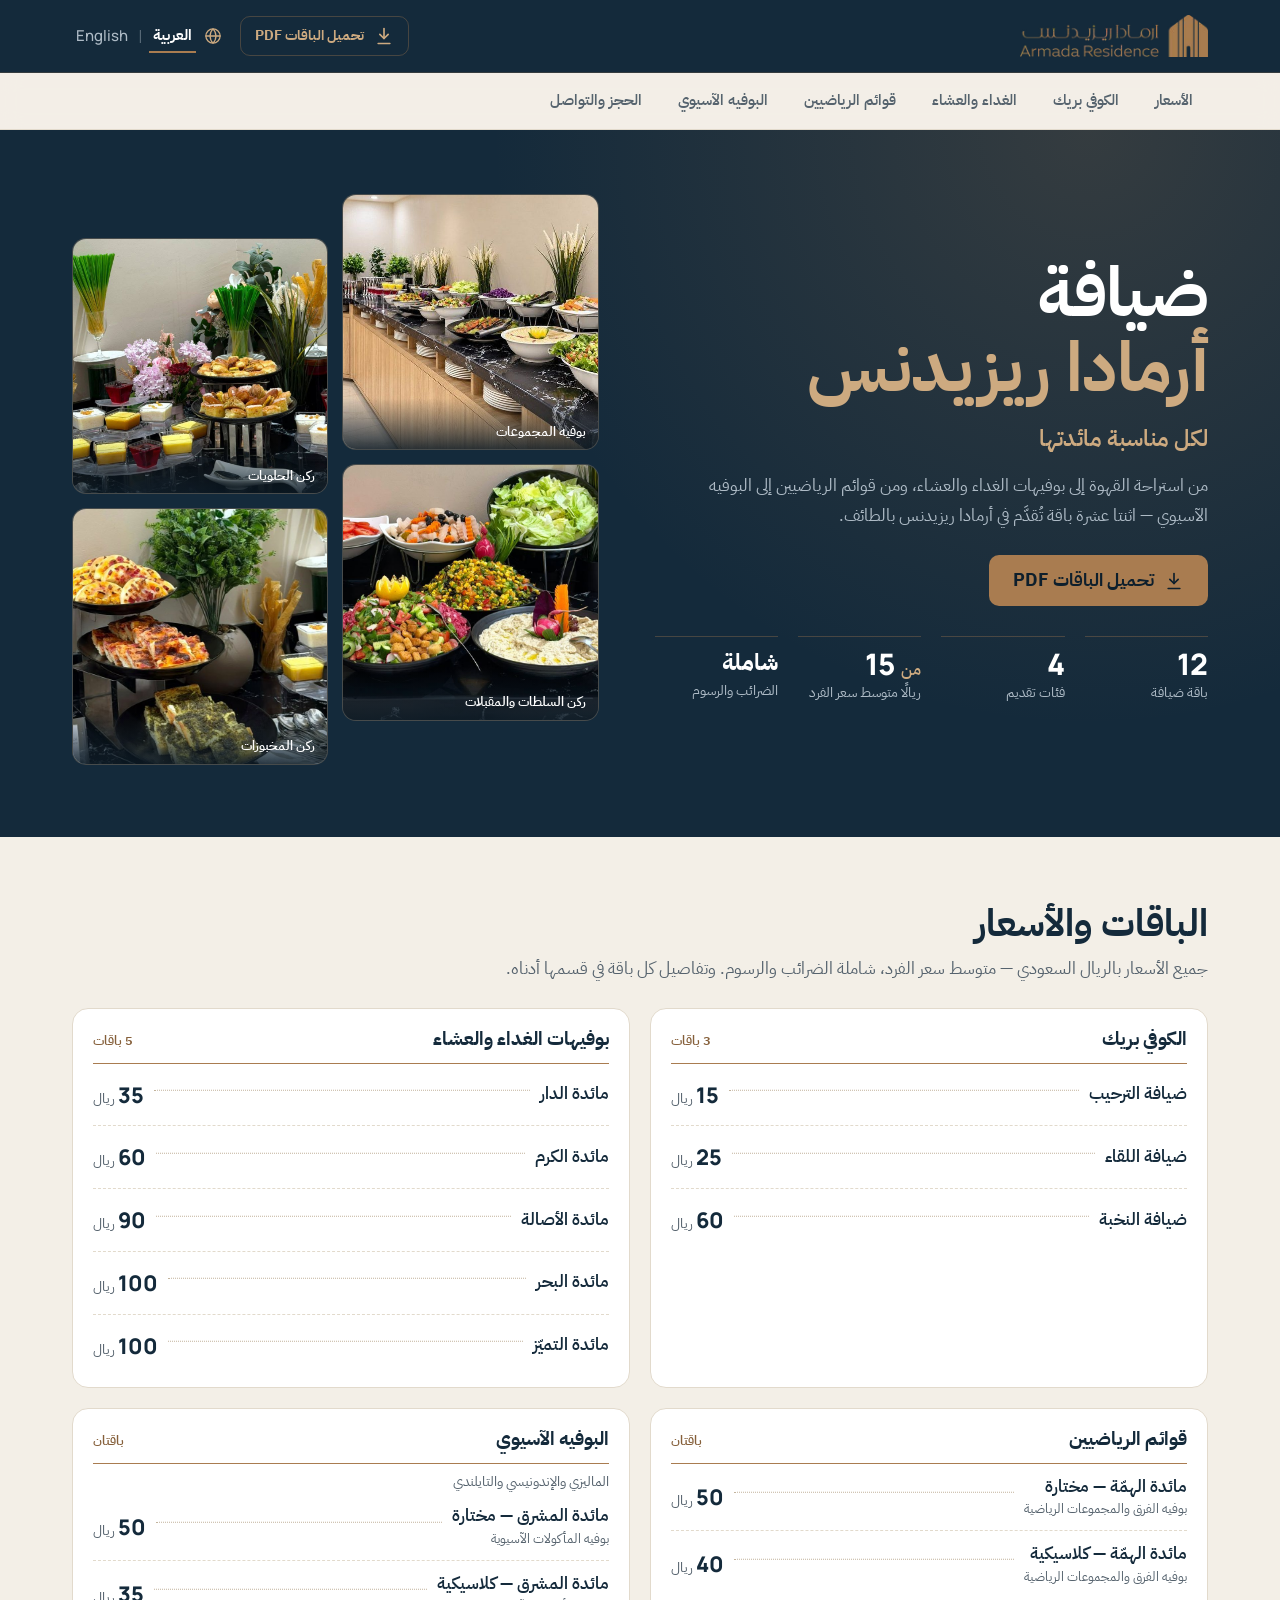
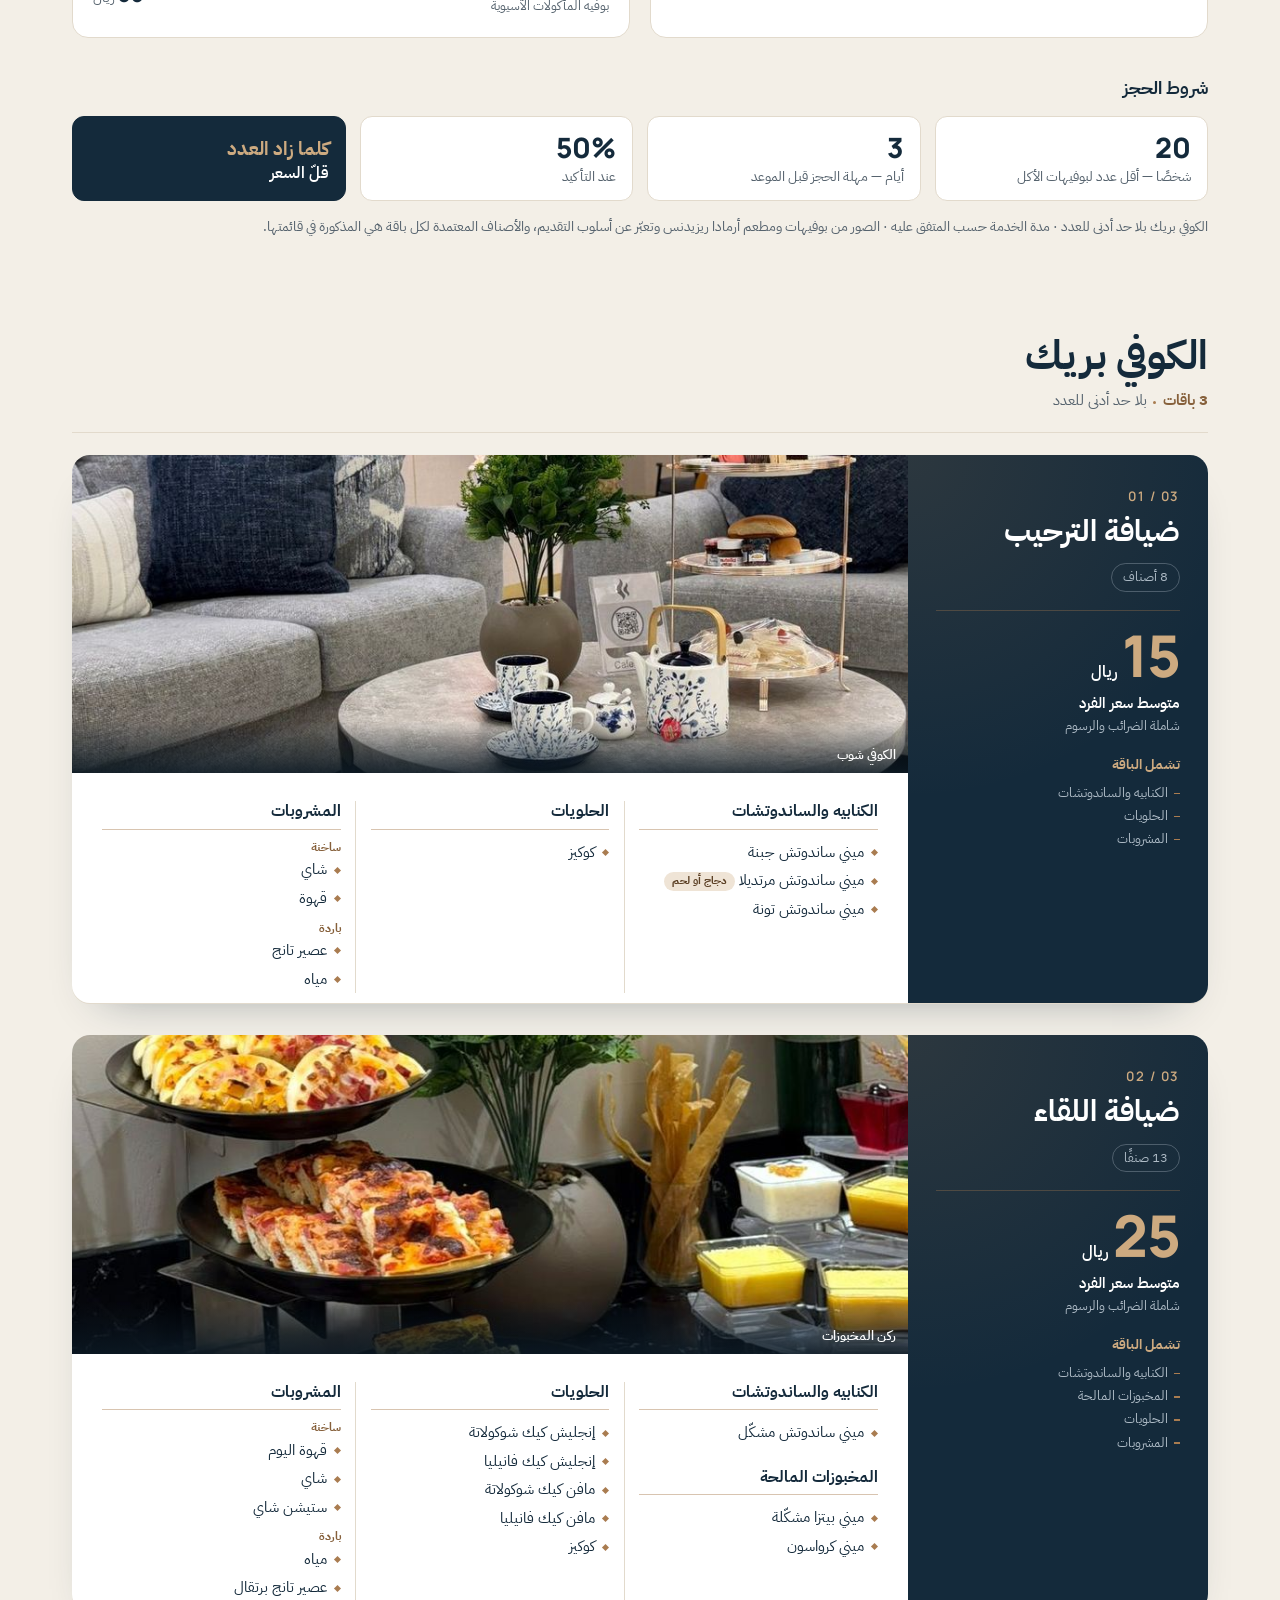
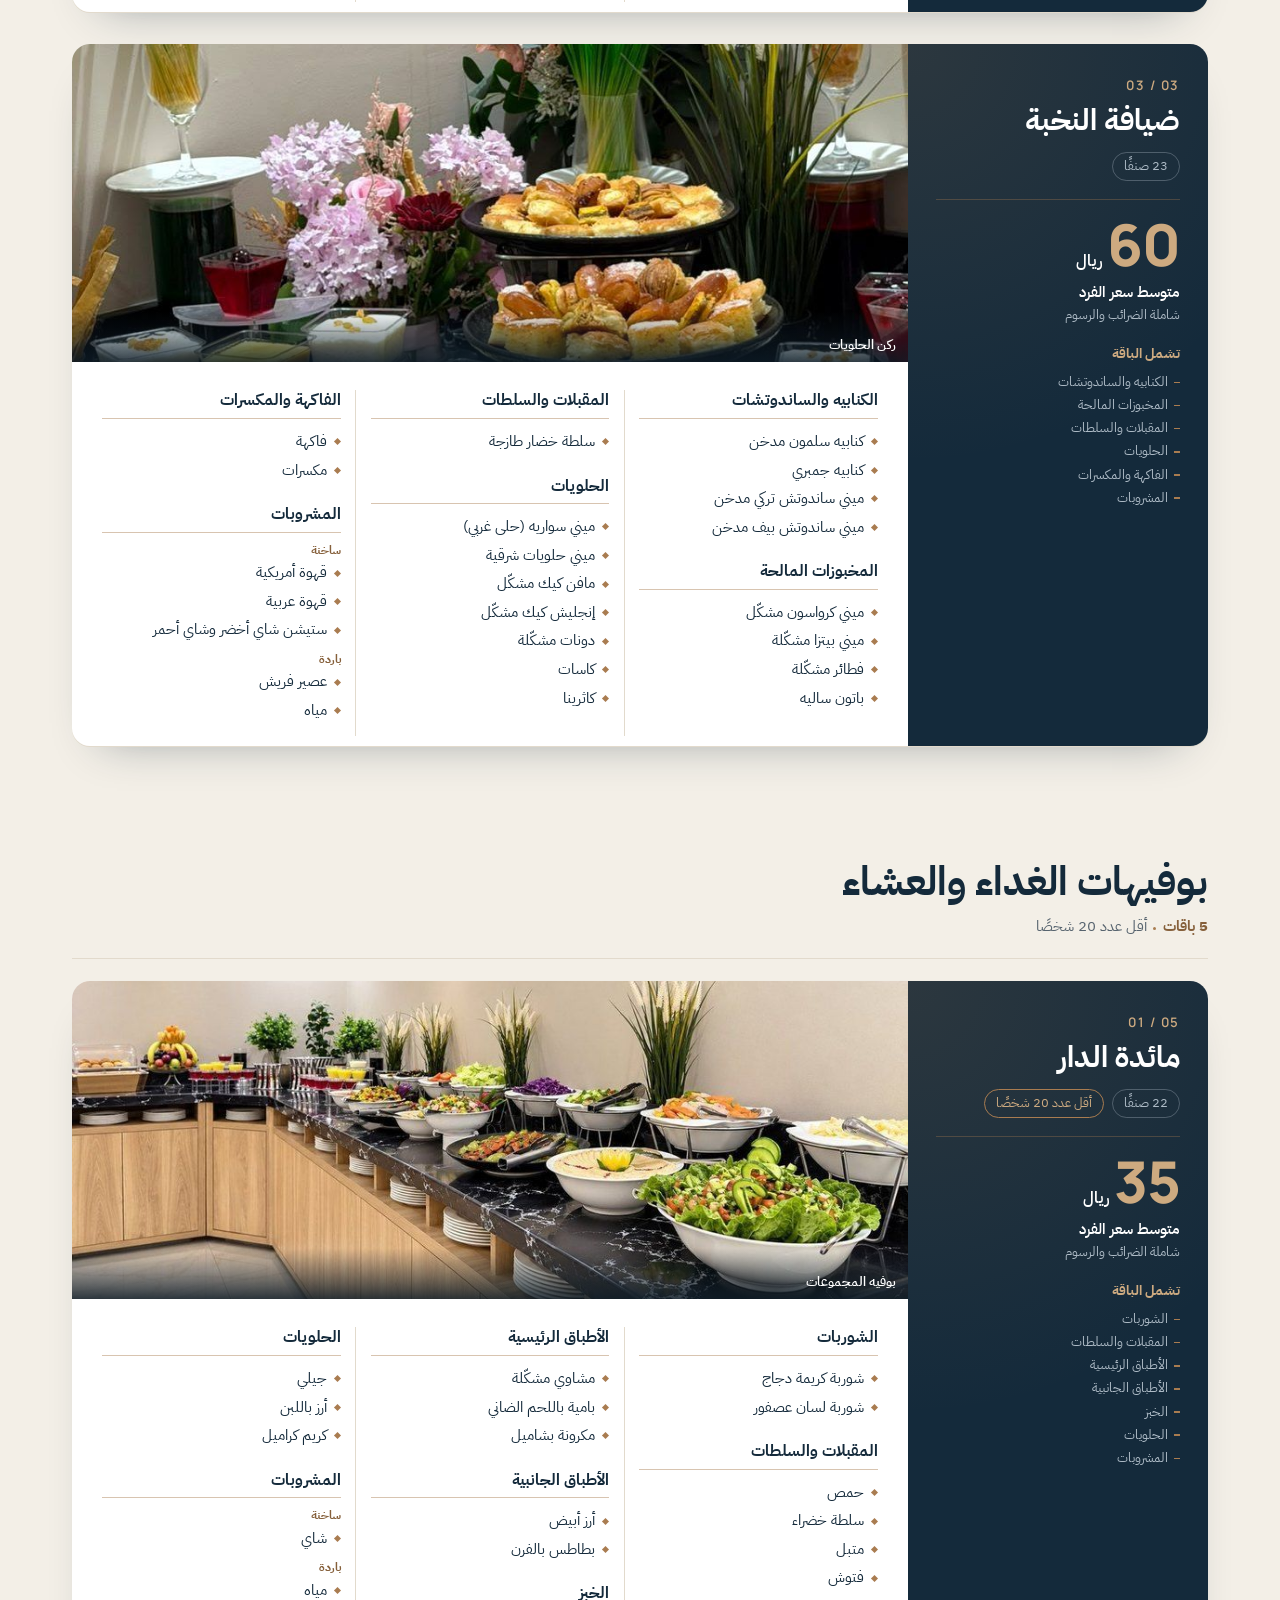
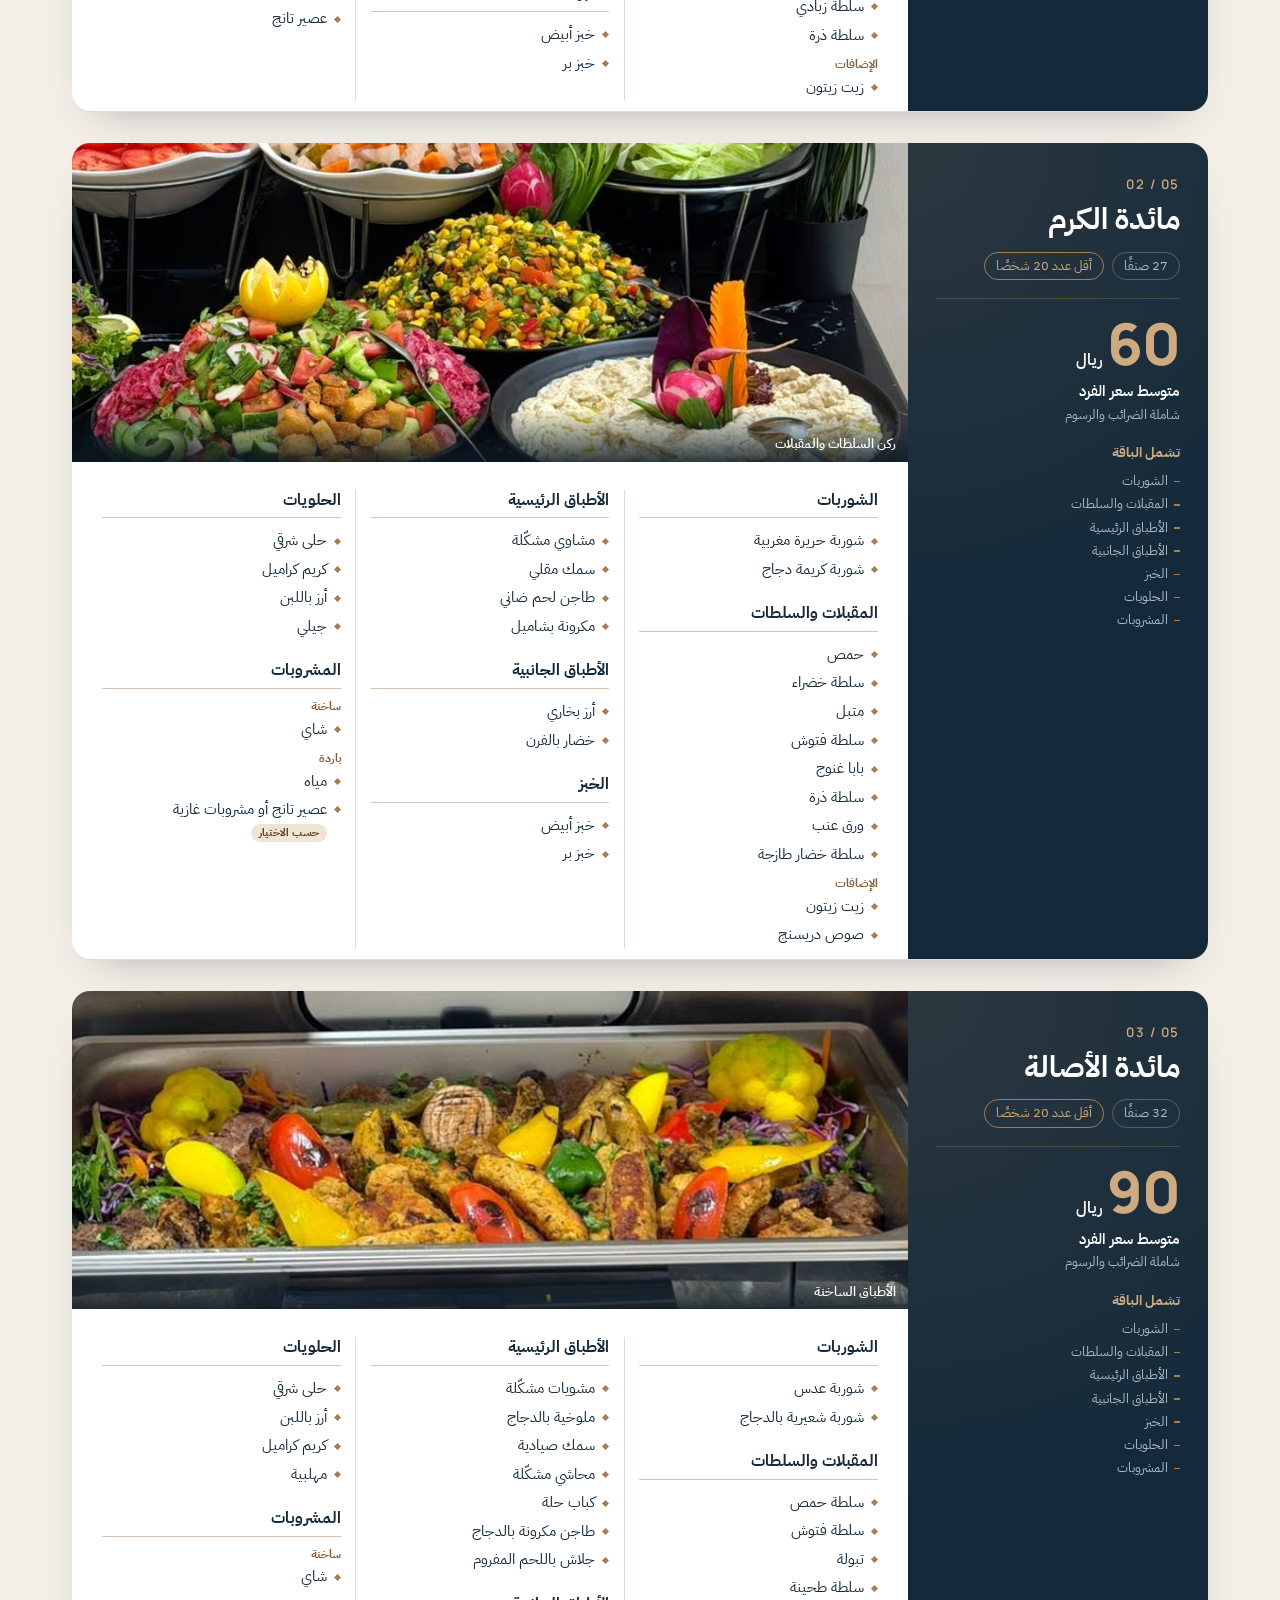
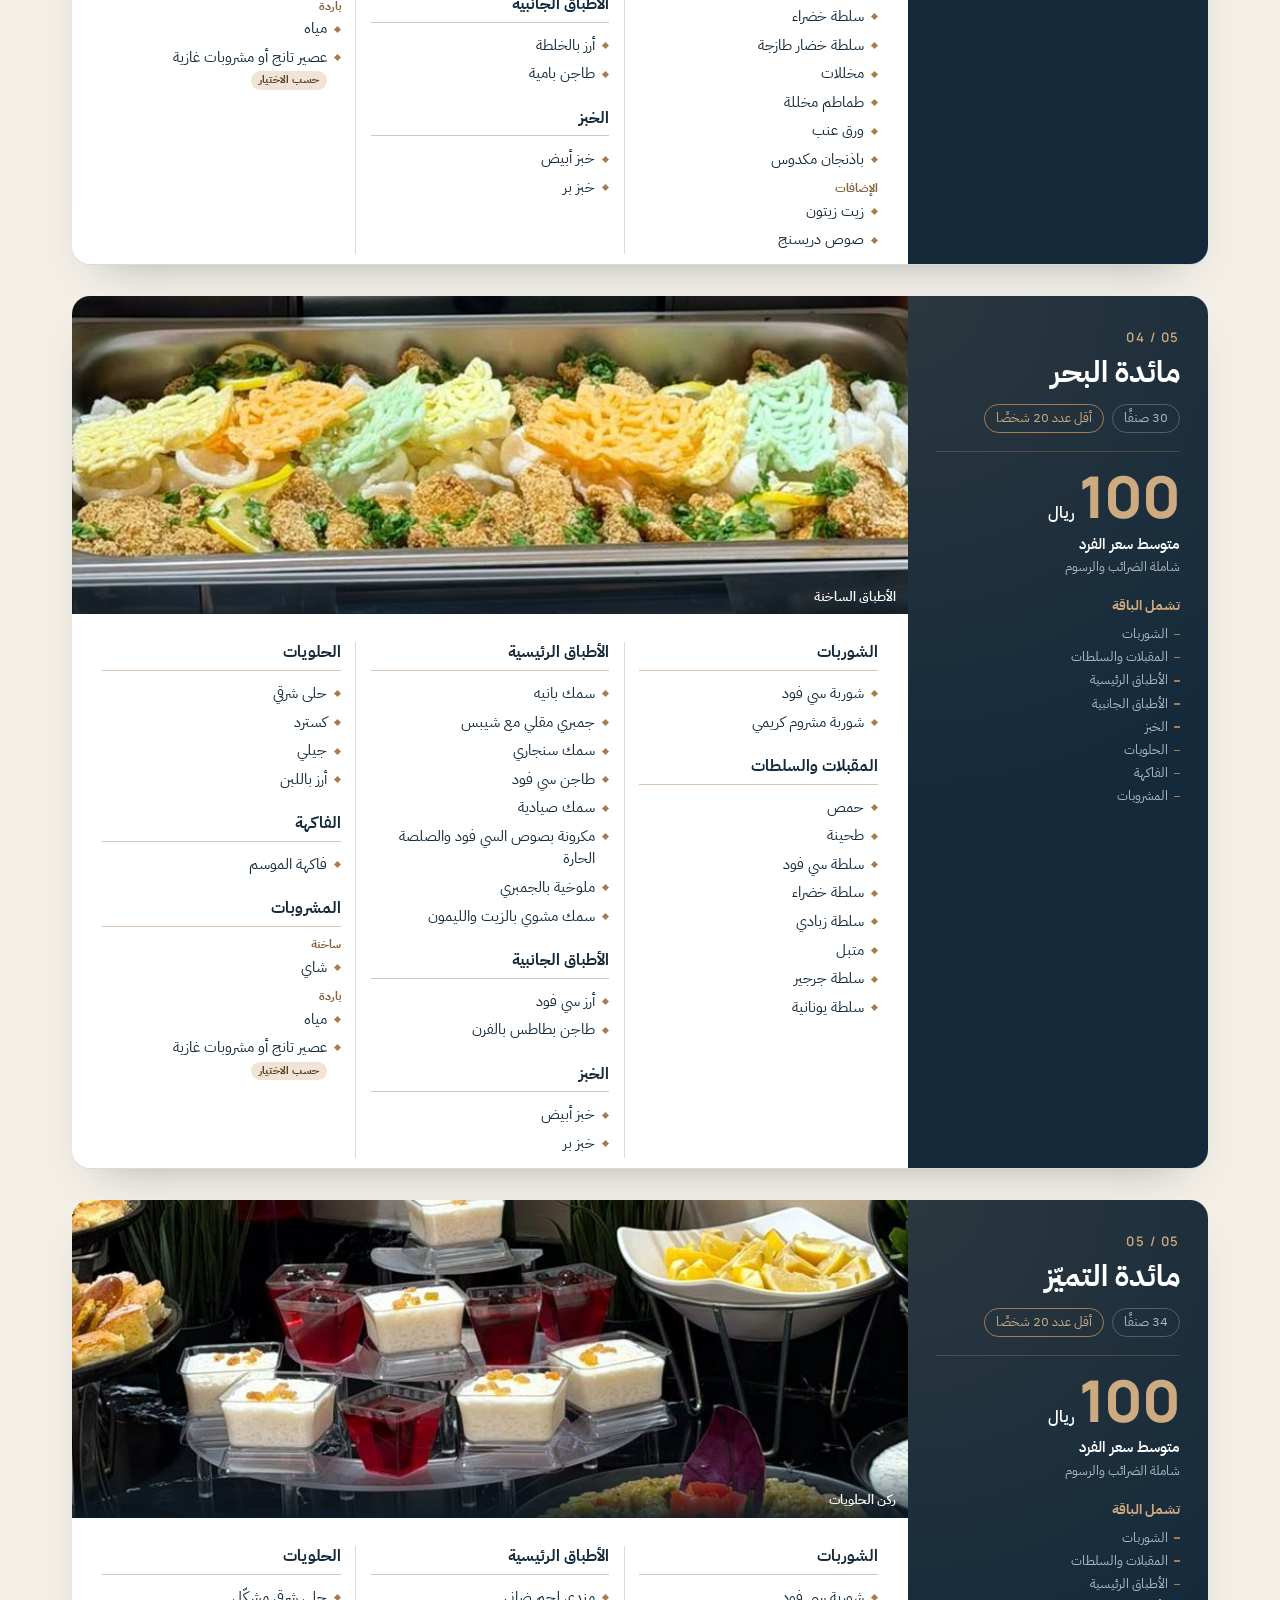
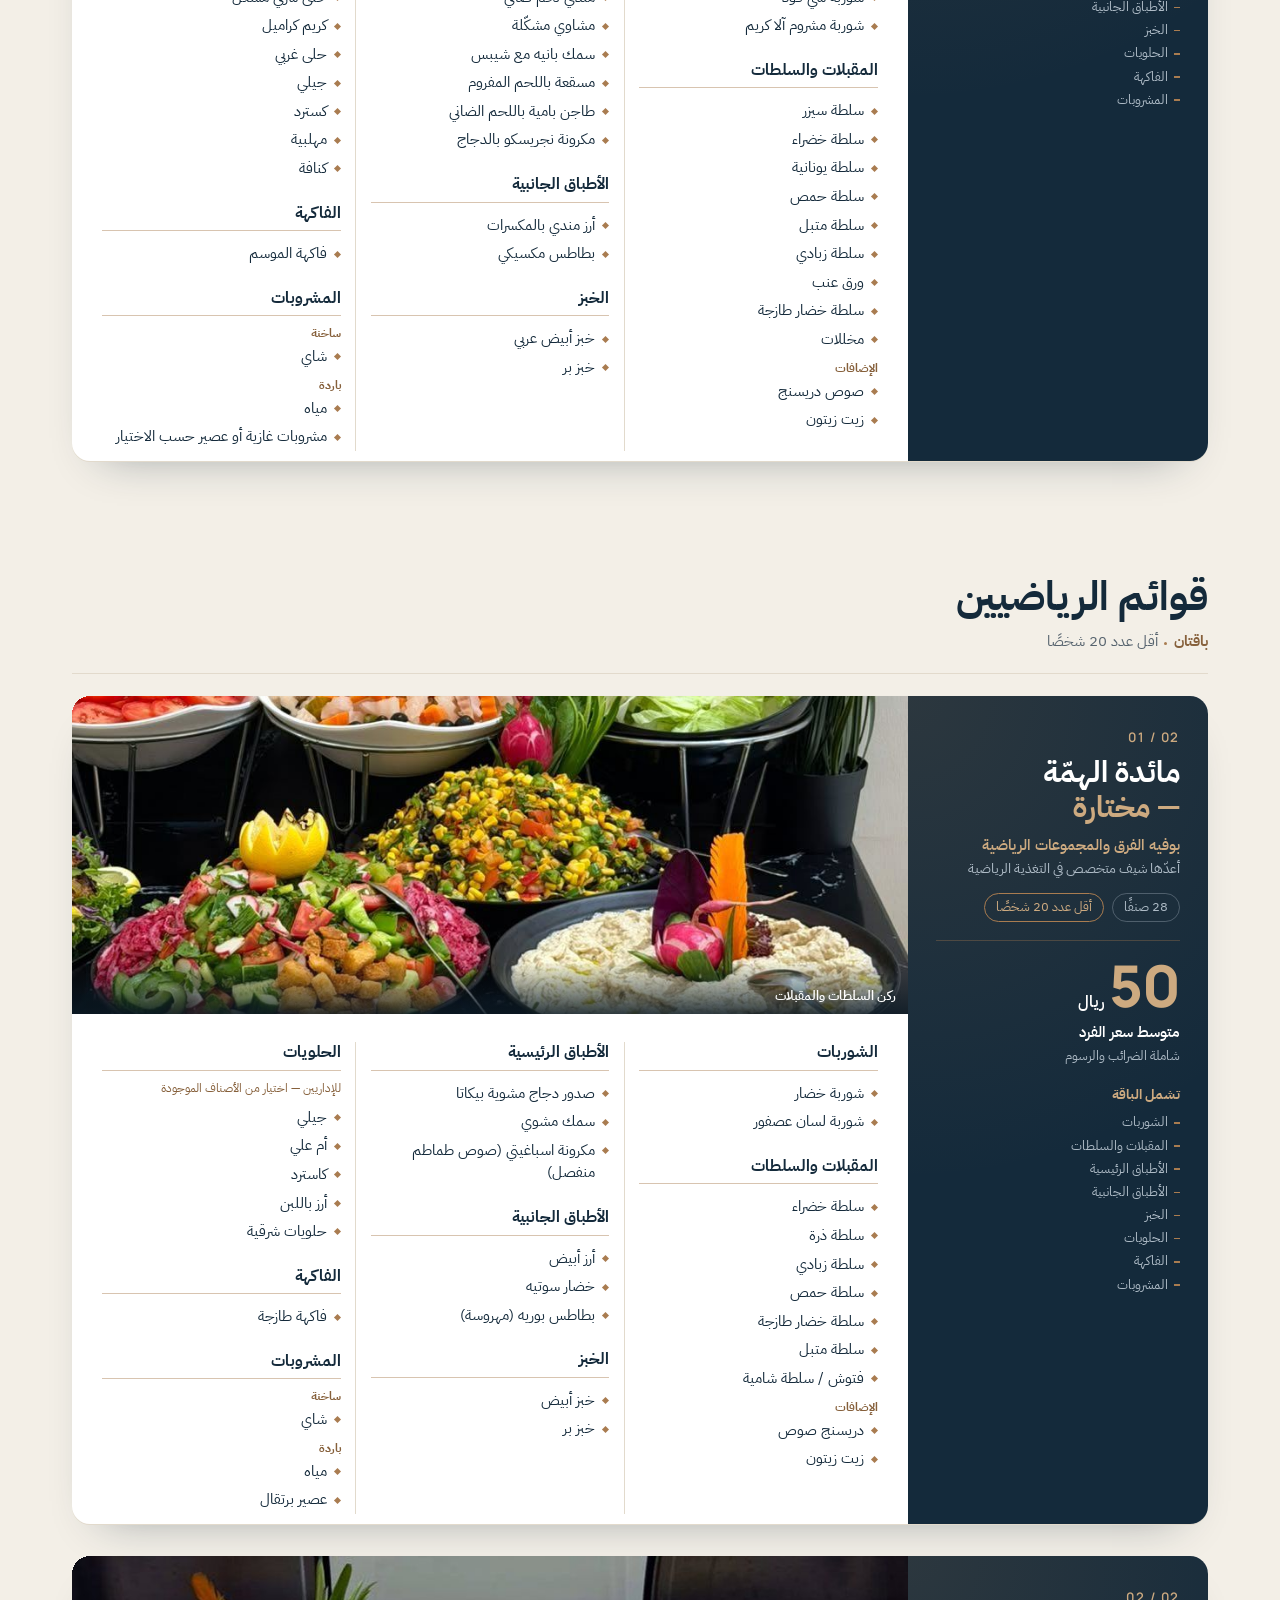
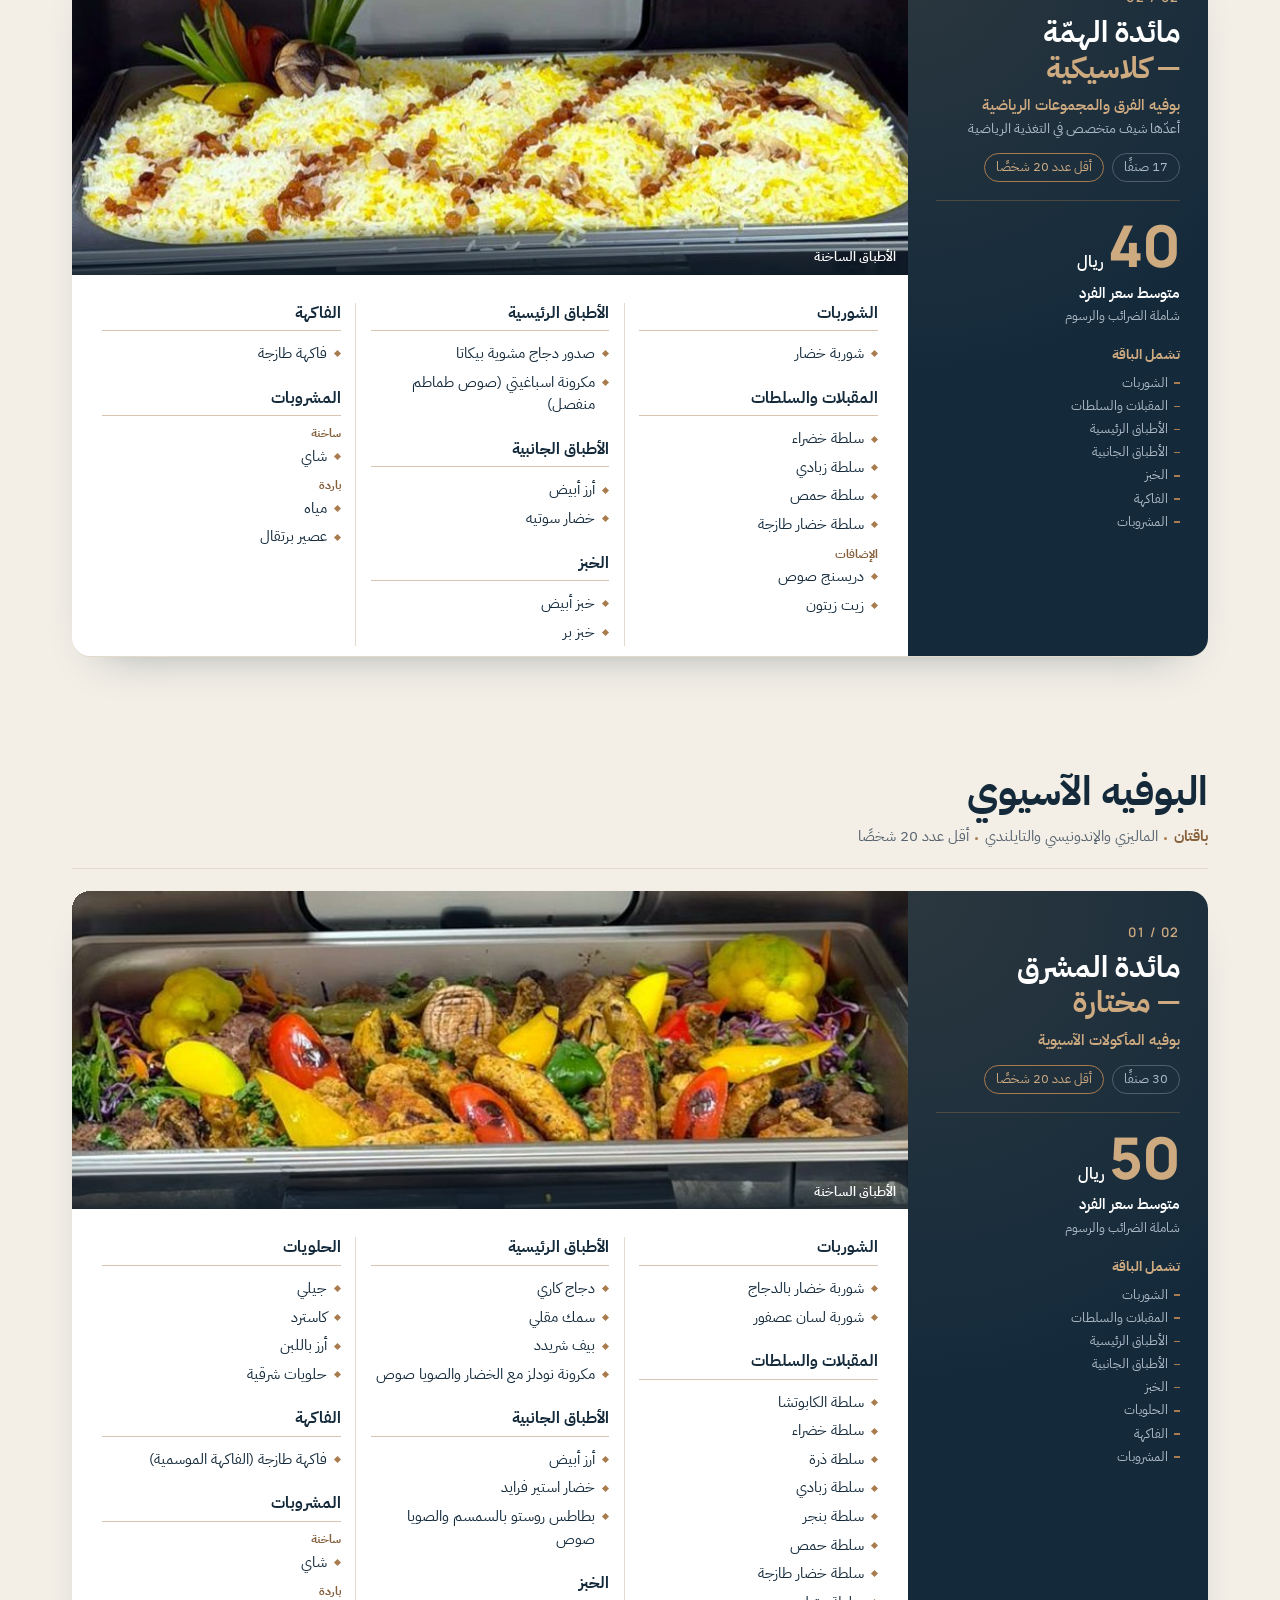
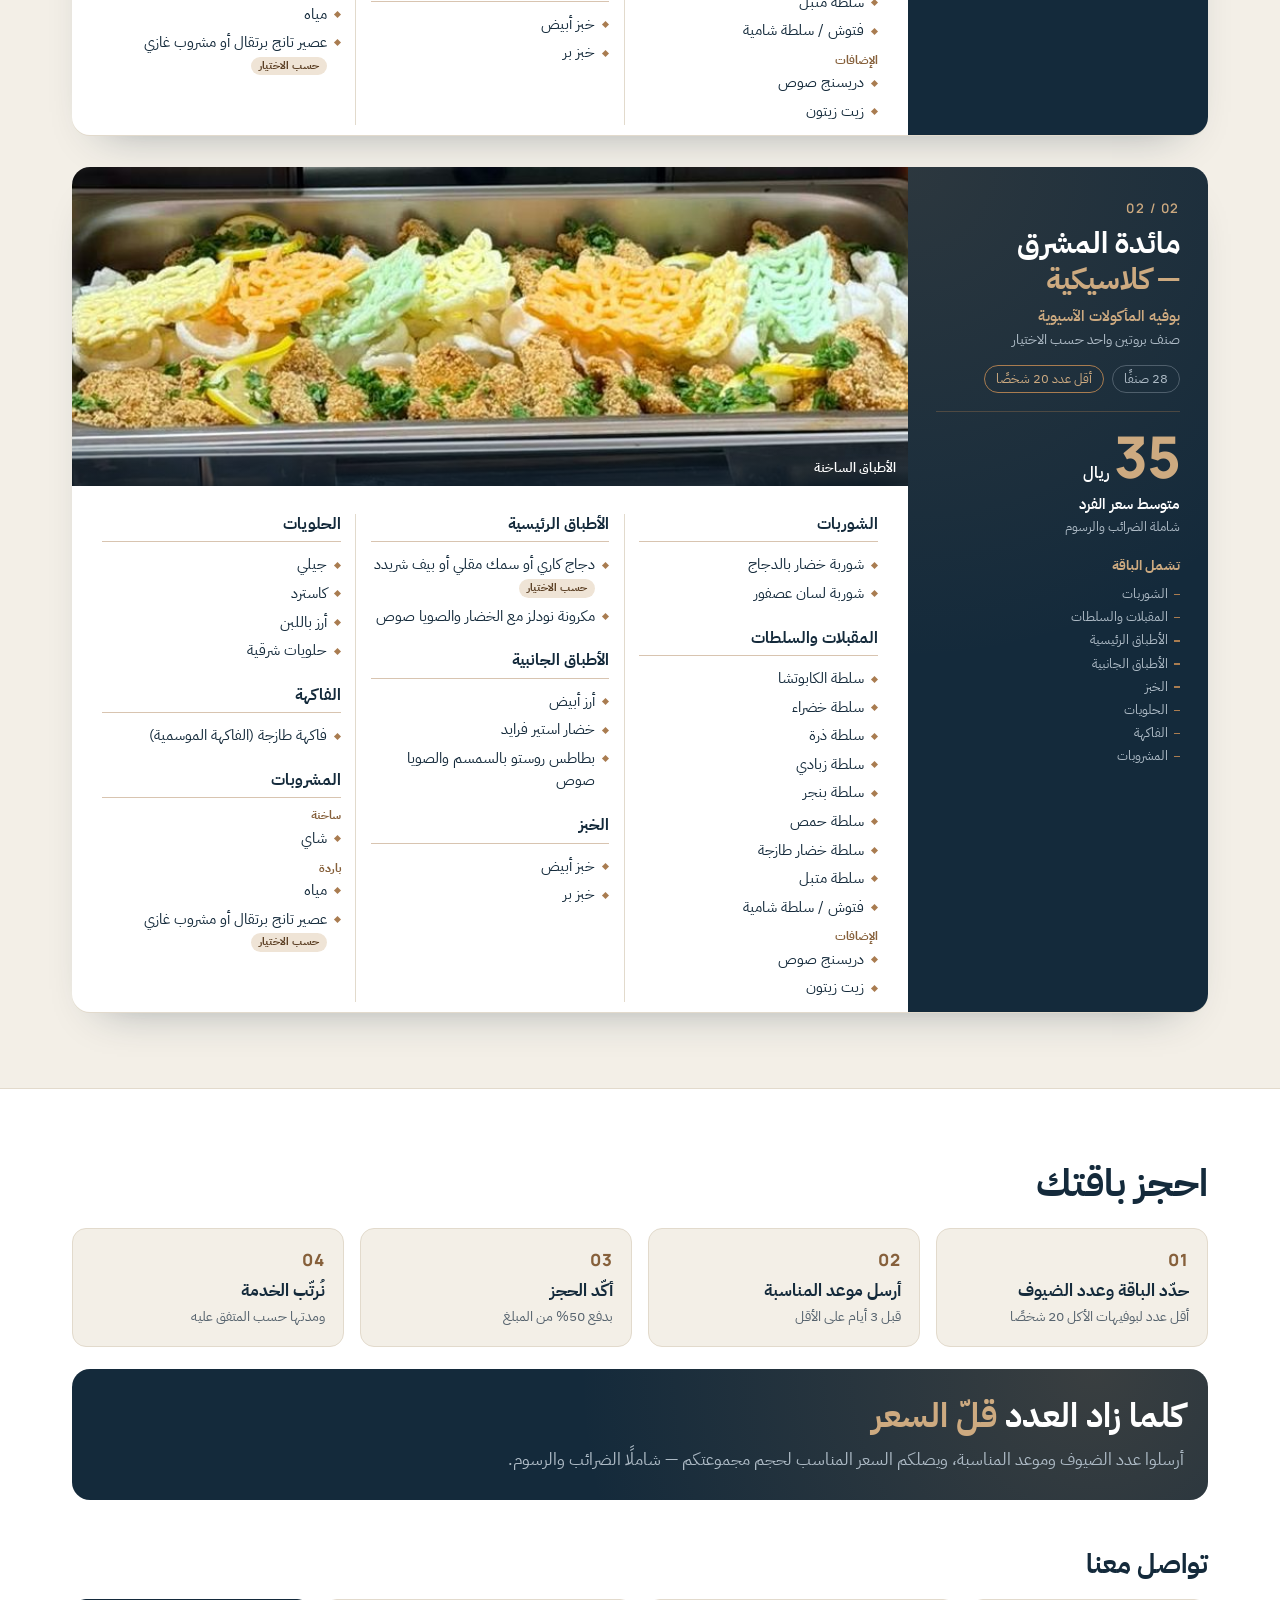
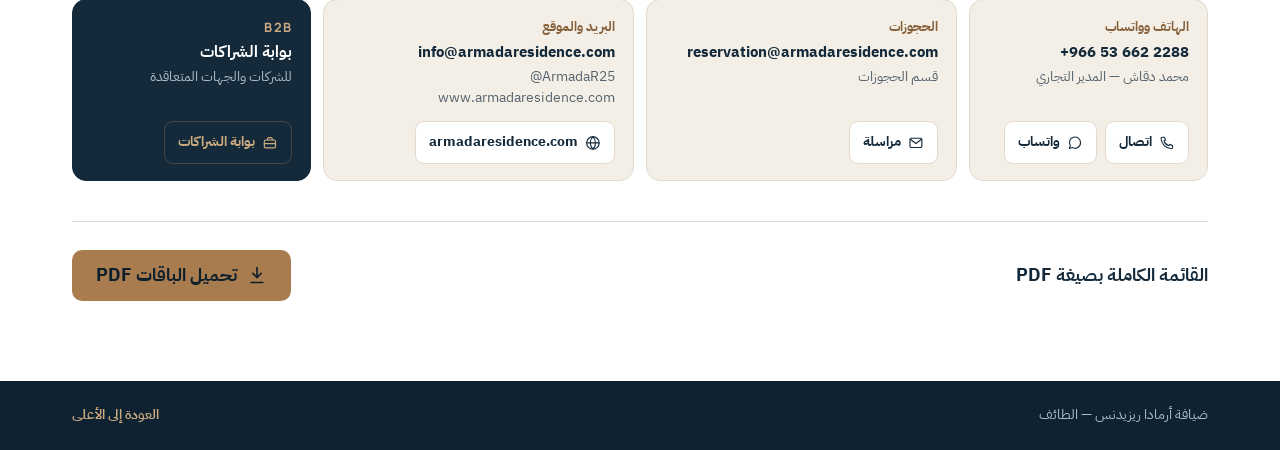
<file: index.html>
<!DOCTYPE html>
<html lang="ar" dir="rtl">
<head>
  <meta charset="utf-8">
  <meta name="viewport" content="width=device-width, initial-scale=1, viewport-fit=cover">
  <title>باقات الضيافة — أرمادا ريزيدنس، الطائف</title>
  <meta name="description" content="باقات الكوفي بريك وبوفيهات الغداء والعشاء وقوائم الرياضيين والبوفيه الآسيوي في أرمادا ريزيدنس بالطائف، بأسعار شاملة الضرائب والرسوم.">
  <meta name="theme-color" content="#142A3B">
  <meta property="og:type" content="website">
  <meta property="og:title" content="باقات الضيافة — أرمادا ريزيدنس، الطائف">
  <meta property="og:description" content="12 باقة ضيافة · الكوفي بريك والبوفيهات · أسعار شاملة الضرائب والرسوم">
  <link rel="icon" href="data:,">

  <!-- يضبط اللغة والاتجاه قبل الرسم لتفادي الوميض / set language before first paint -->
  <script>
    (function () {
      var lang = "ar";
      try {
        var q = new URLSearchParams(location.search).get("lang");
        var saved = localStorage.getItem("armada-lang");
        if (q === "ar" || q === "en") lang = q; else if (saved === "ar" || saved === "en") lang = saved;
      } catch (e) {}
      document.documentElement.lang = lang;
      document.documentElement.dir = lang === "ar" ? "rtl" : "ltr";
    })();
  </script>

  <!-- الخطوط: IBM Plex Sans Arabic + Manrope / fonts -->
  <link rel="preconnect" href="https://fonts.googleapis.com">
  <link rel="preconnect" href="https://fonts.gstatic.com" crossorigin>
  <link rel="stylesheet" href="https://fonts.googleapis.com/css2?family=IBM+Plex+Sans+Arabic:wght@400;500;600;700&family=Manrope:wght@400;500;600;700;800&display=swap">
  <link rel="stylesheet" href="./assets/css/site.css">
</head>
<body>
  <a class="skip" href="#prices" data-i18n="skip">انتقل إلى الباقات</a>

  <header class="site-header">
    <div class="wrap hdr">
      <a class="brand" href="#top">
        <img src="./assets/img/logo-armada-residence.png" width="420" height="94" alt="Armada Residence — أرمادا ريزيدنس">
      </a>
      <div class="hdr-actions">
        <a class="btn-pdf btn-pdf--hdr js-pdf" href="./files/armada-coffee-break-buffet-ar.pdf" download="armada-coffee-break-buffet-ar.pdf" type="application/pdf">
          <svg class="ico" viewBox="0 0 24 24" aria-hidden="true"><path d="M12 3v12"/><path d="m7 10 5 5 5-5"/><path d="M5 21h14"/></svg>
          <span data-i18n="download">تحميل الباقات PDF</span>
        </a>
        <div class="lang" role="group" aria-label="اللغة / Language">
          <svg class="ico globe" viewBox="0 0 24 24" aria-hidden="true"><circle cx="12" cy="12" r="9.5"/><path d="M2.5 12h19"/><path d="M12 2.5c2.6 2.6 3.9 5.8 3.9 9.5s-1.3 6.9-3.9 9.5c-2.6-2.6-3.9-5.8-3.9-9.5S9.4 5.1 12 2.5z"/></svg>
          <button type="button" class="lang-btn" data-set-lang="ar" lang="ar" aria-pressed="true">العربية</button>
          <span class="lang-sep" aria-hidden="true">|</span>
          <button type="button" class="lang-btn" data-set-lang="en" lang="en" aria-pressed="false">English</button>
        </div>
      </div>
    </div>
  </header>

  <nav class="catnav" id="catnav" aria-label="فئات الباقات">
    <div class="wrap"><ul class="catnav-list" id="catnav-list"></ul></div>
  </nav>

  <main id="main">
    <noscript>
      <div class="wrap noscript">
        <p>يتطلب عرض الباقات تفعيل JavaScript. يمكنك تحميل القائمة كاملة:
          <a href="./files/armada-coffee-break-buffet-ar.pdf" download>تحميل الباقات PDF</a></p>
        <p lang="en" dir="ltr">Please enable JavaScript to view the packages, or download the full menu:
          <a href="./files/armada-coffee-break-buffet-en.pdf" download>Download PDF</a></p>
      </div>
    </noscript>
    <div id="app"></div>
  </main>

  <footer class="site-footer">
    <div class="wrap ftr">
      <p data-i18n-site="footer">ضيافة أرمادا ريزيدنس — الطائف</p>
      <a href="#top" class="ftr-top" data-i18n="backTop">العودة إلى الأعلى</a>
    </div>
  </footer>

  <a href="#top" class="to-top" id="to-top" aria-label="العودة إلى الأعلى" hidden>
    <svg class="ico" viewBox="0 0 24 24" aria-hidden="true"><path d="M12 19V5"/><path d="m6 11 6-6 6 6"/></svg>
  </a>

  <script src="./assets/js/packages-data.js"></script>
  <script src="./assets/js/app.js"></script>
</body>
</html>
</file>
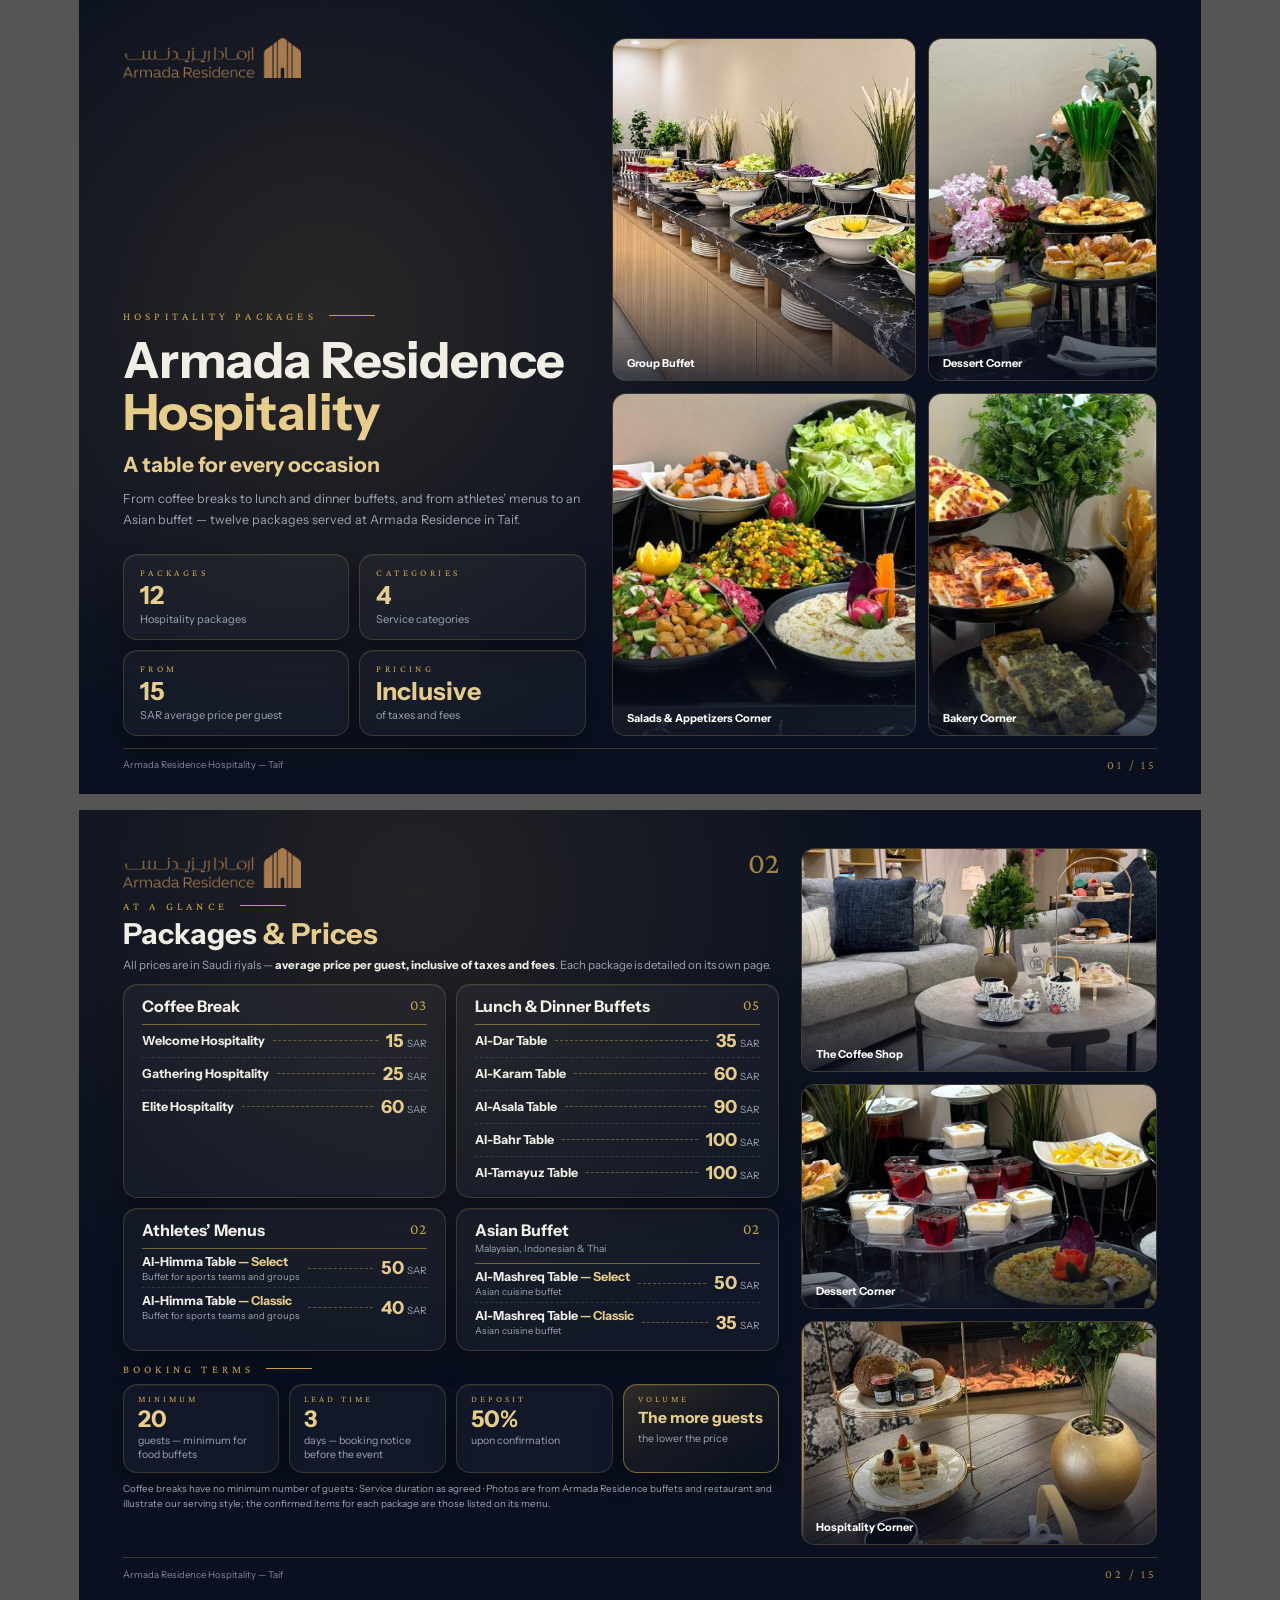
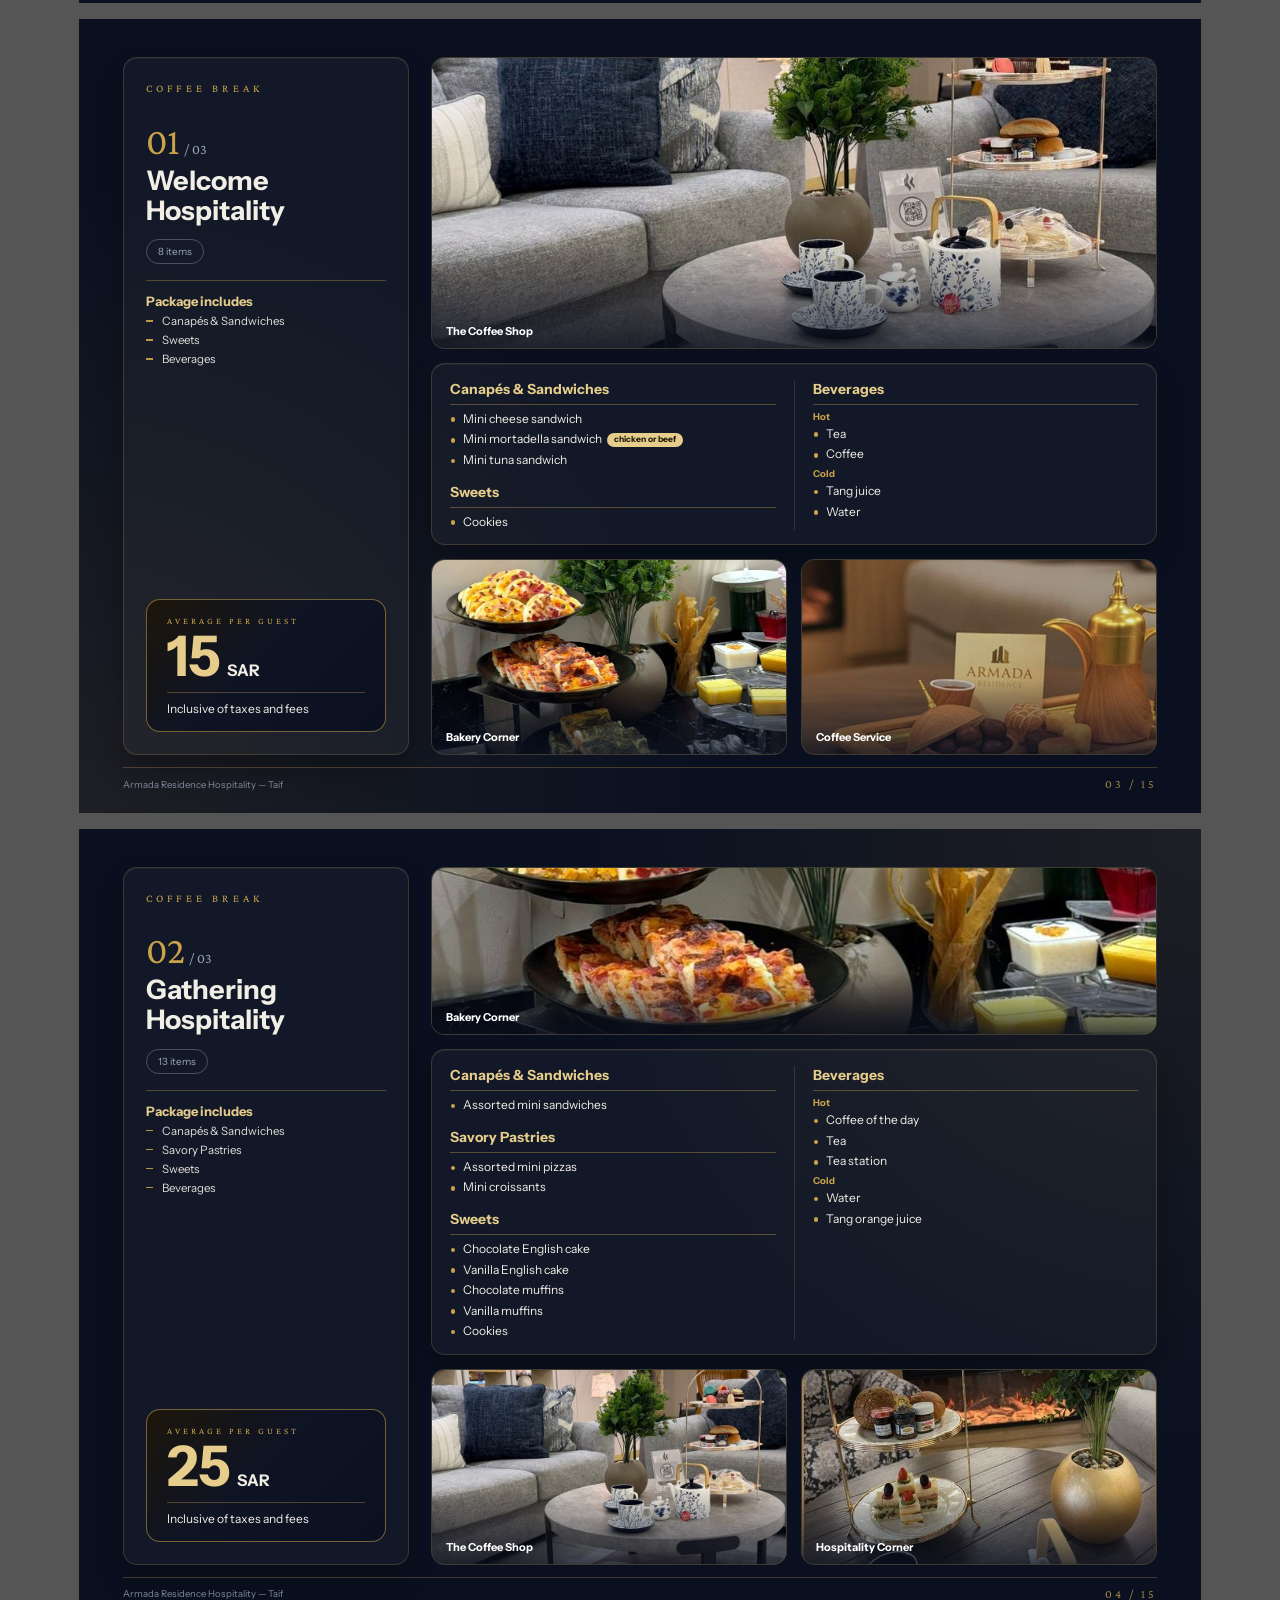
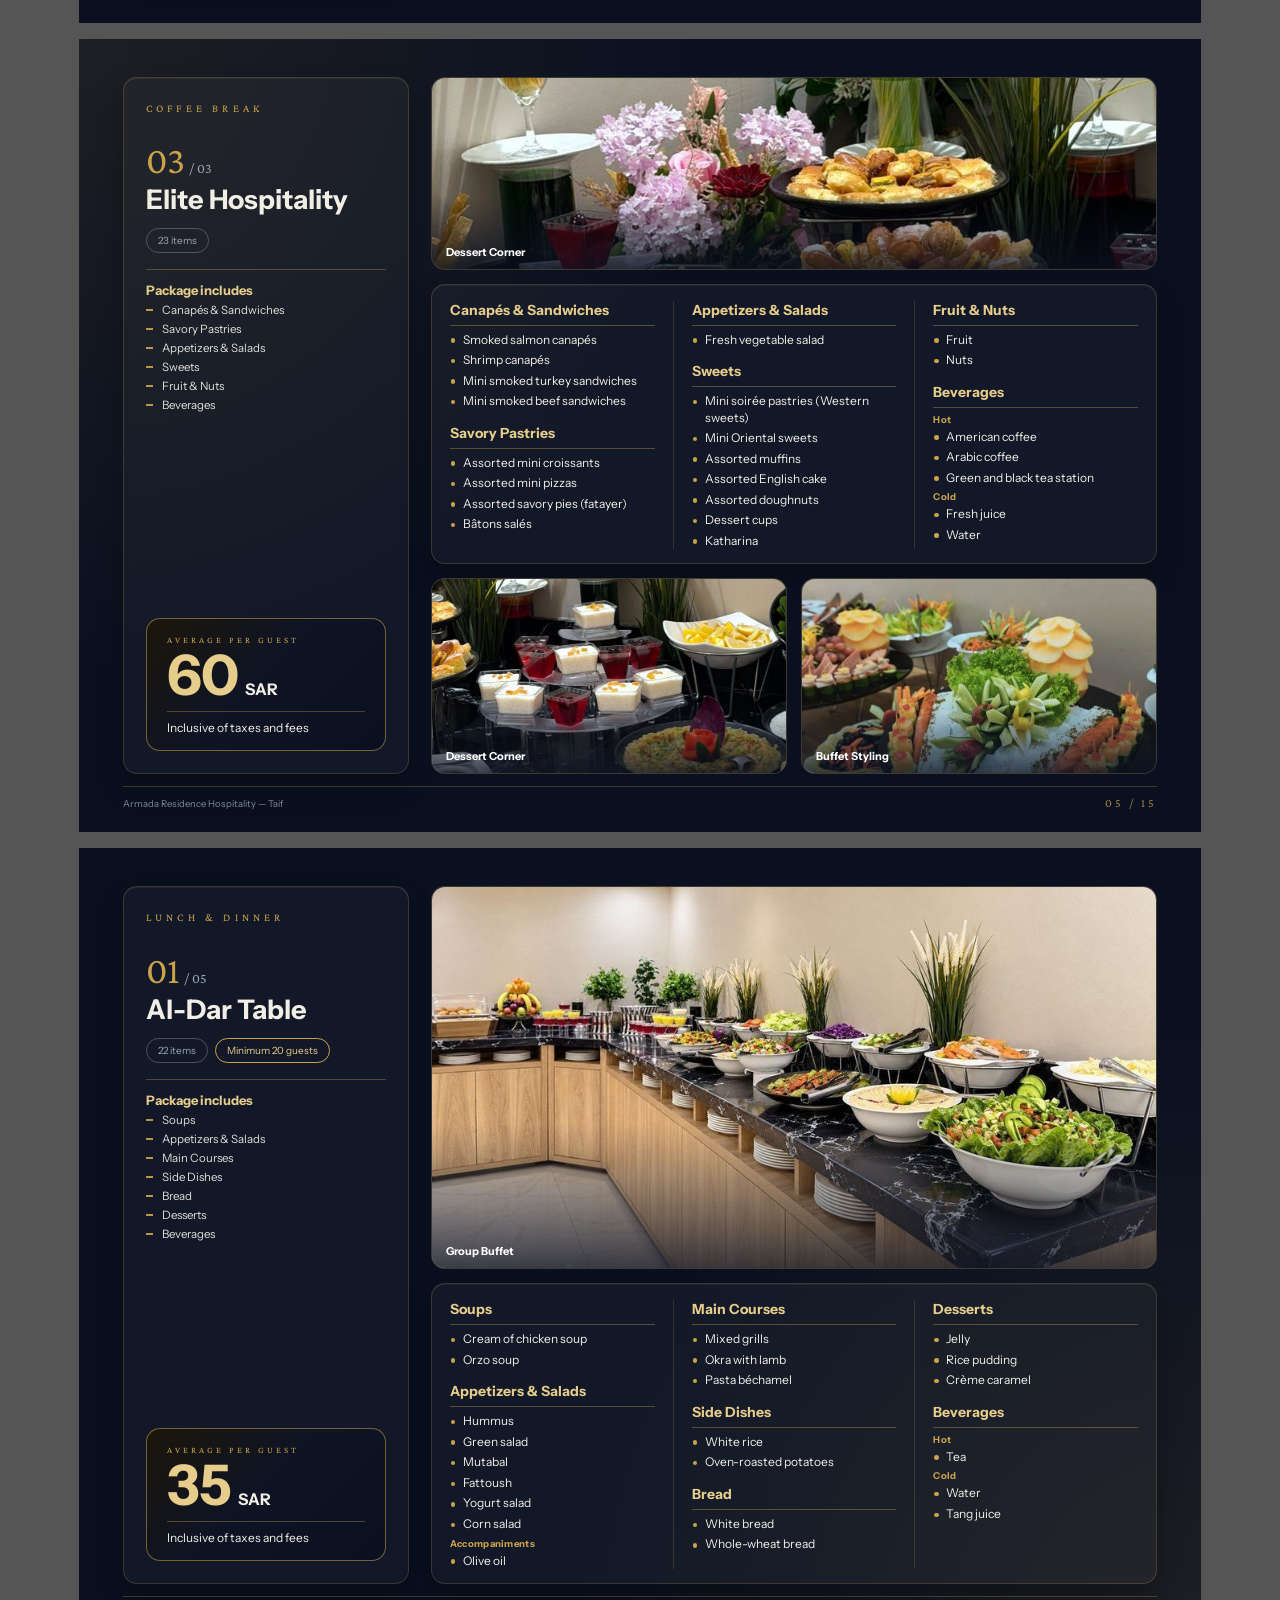
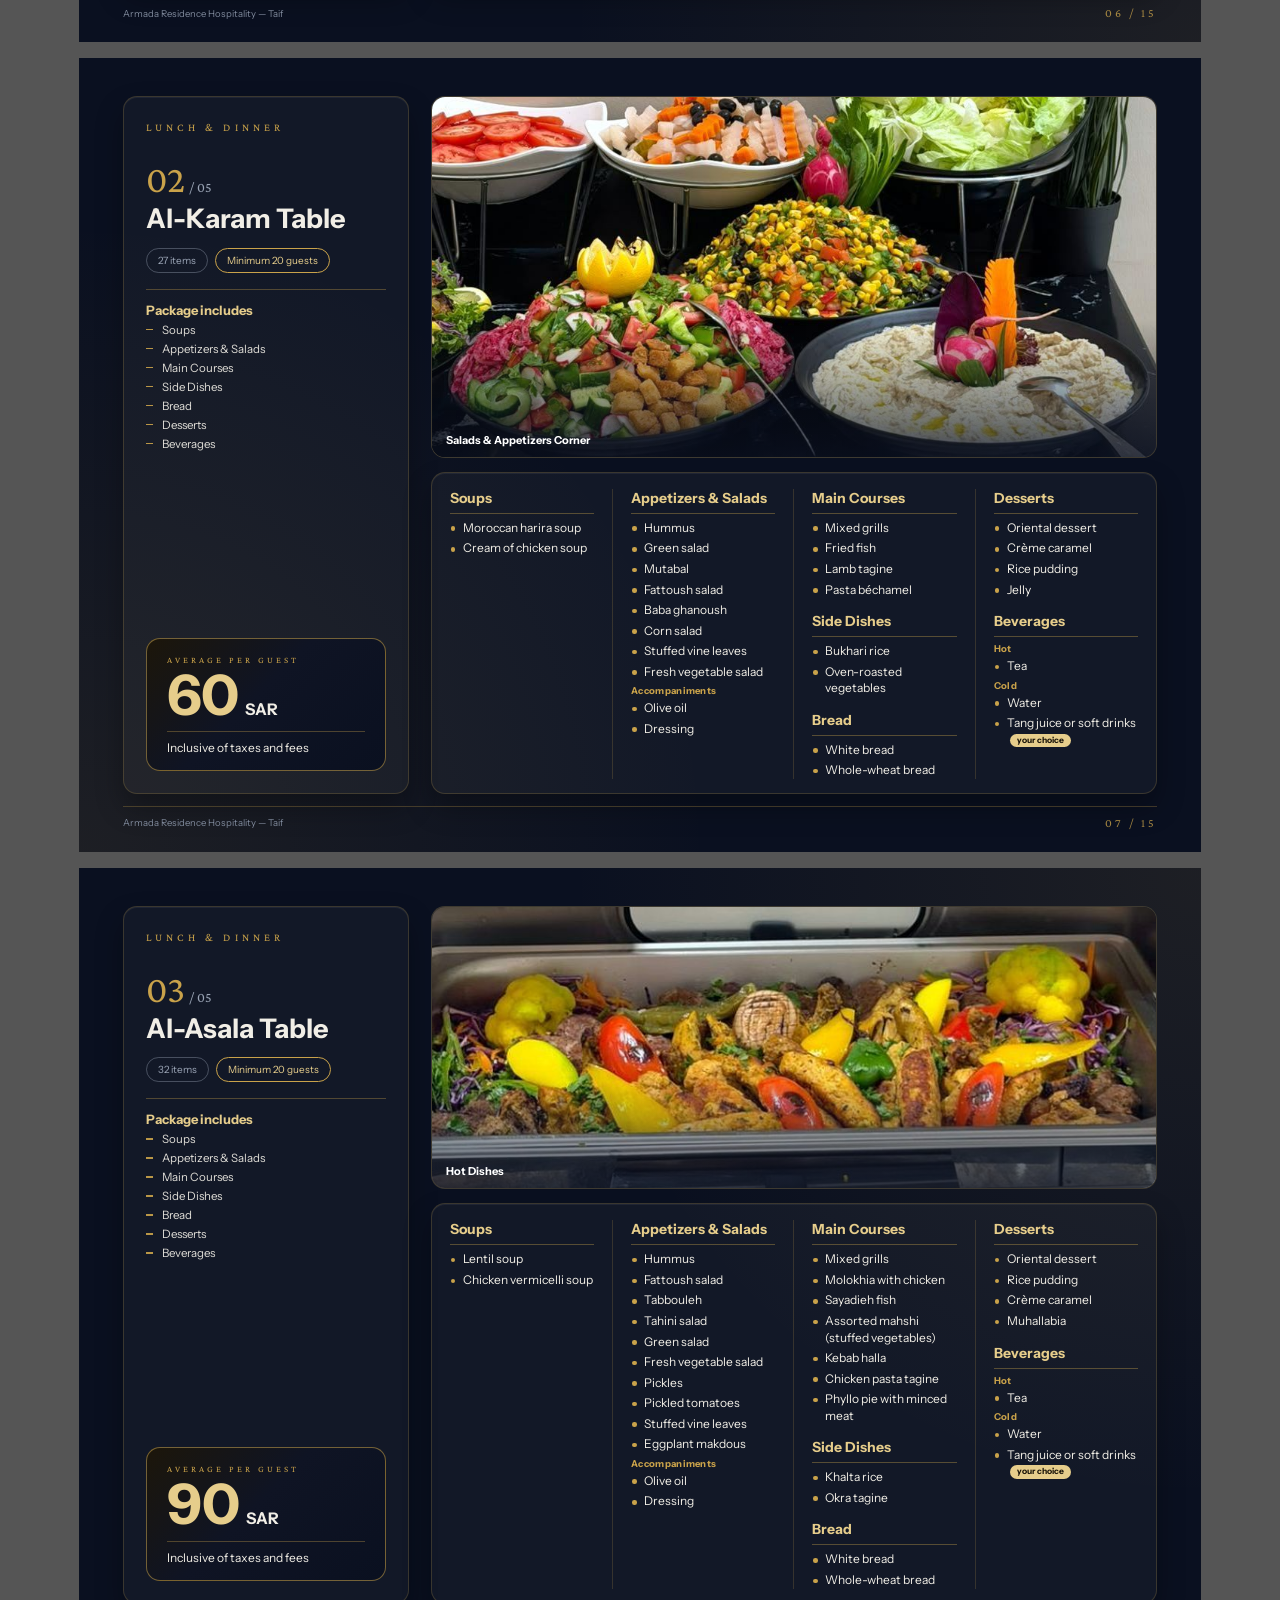
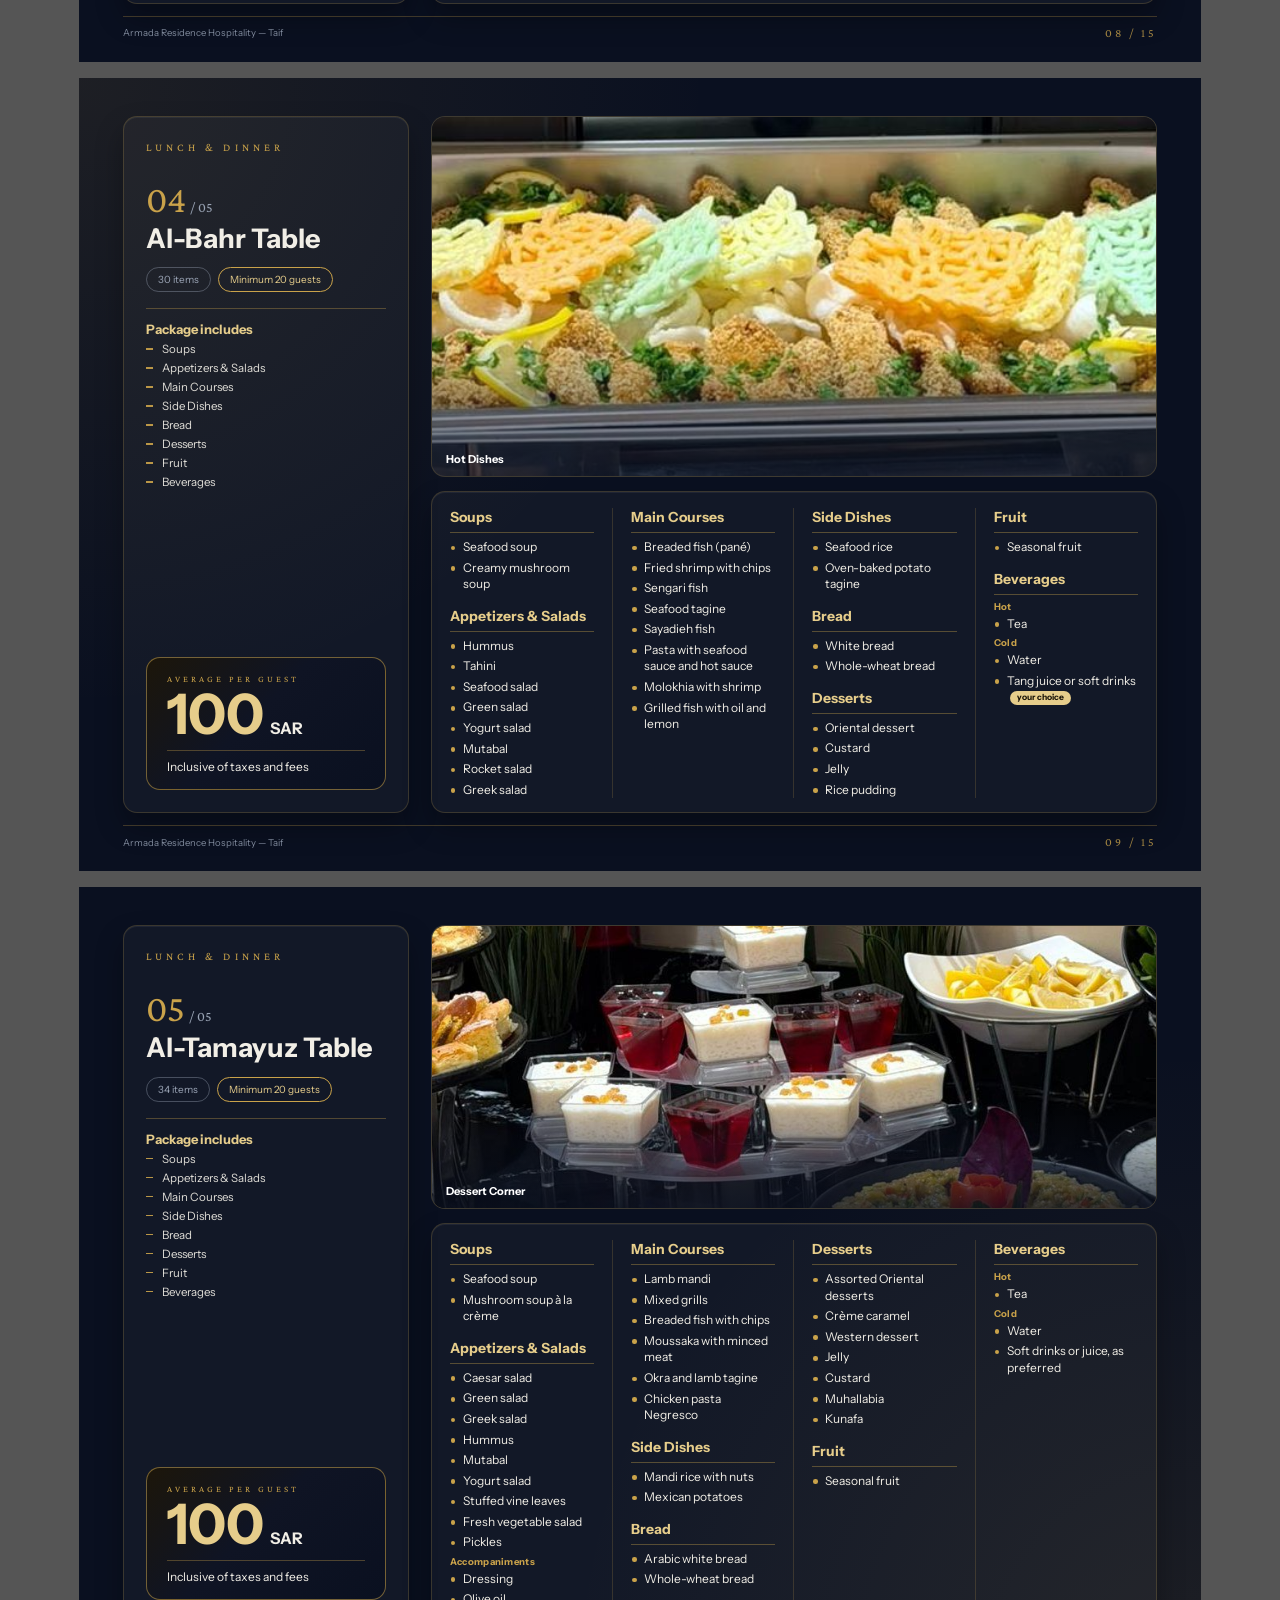
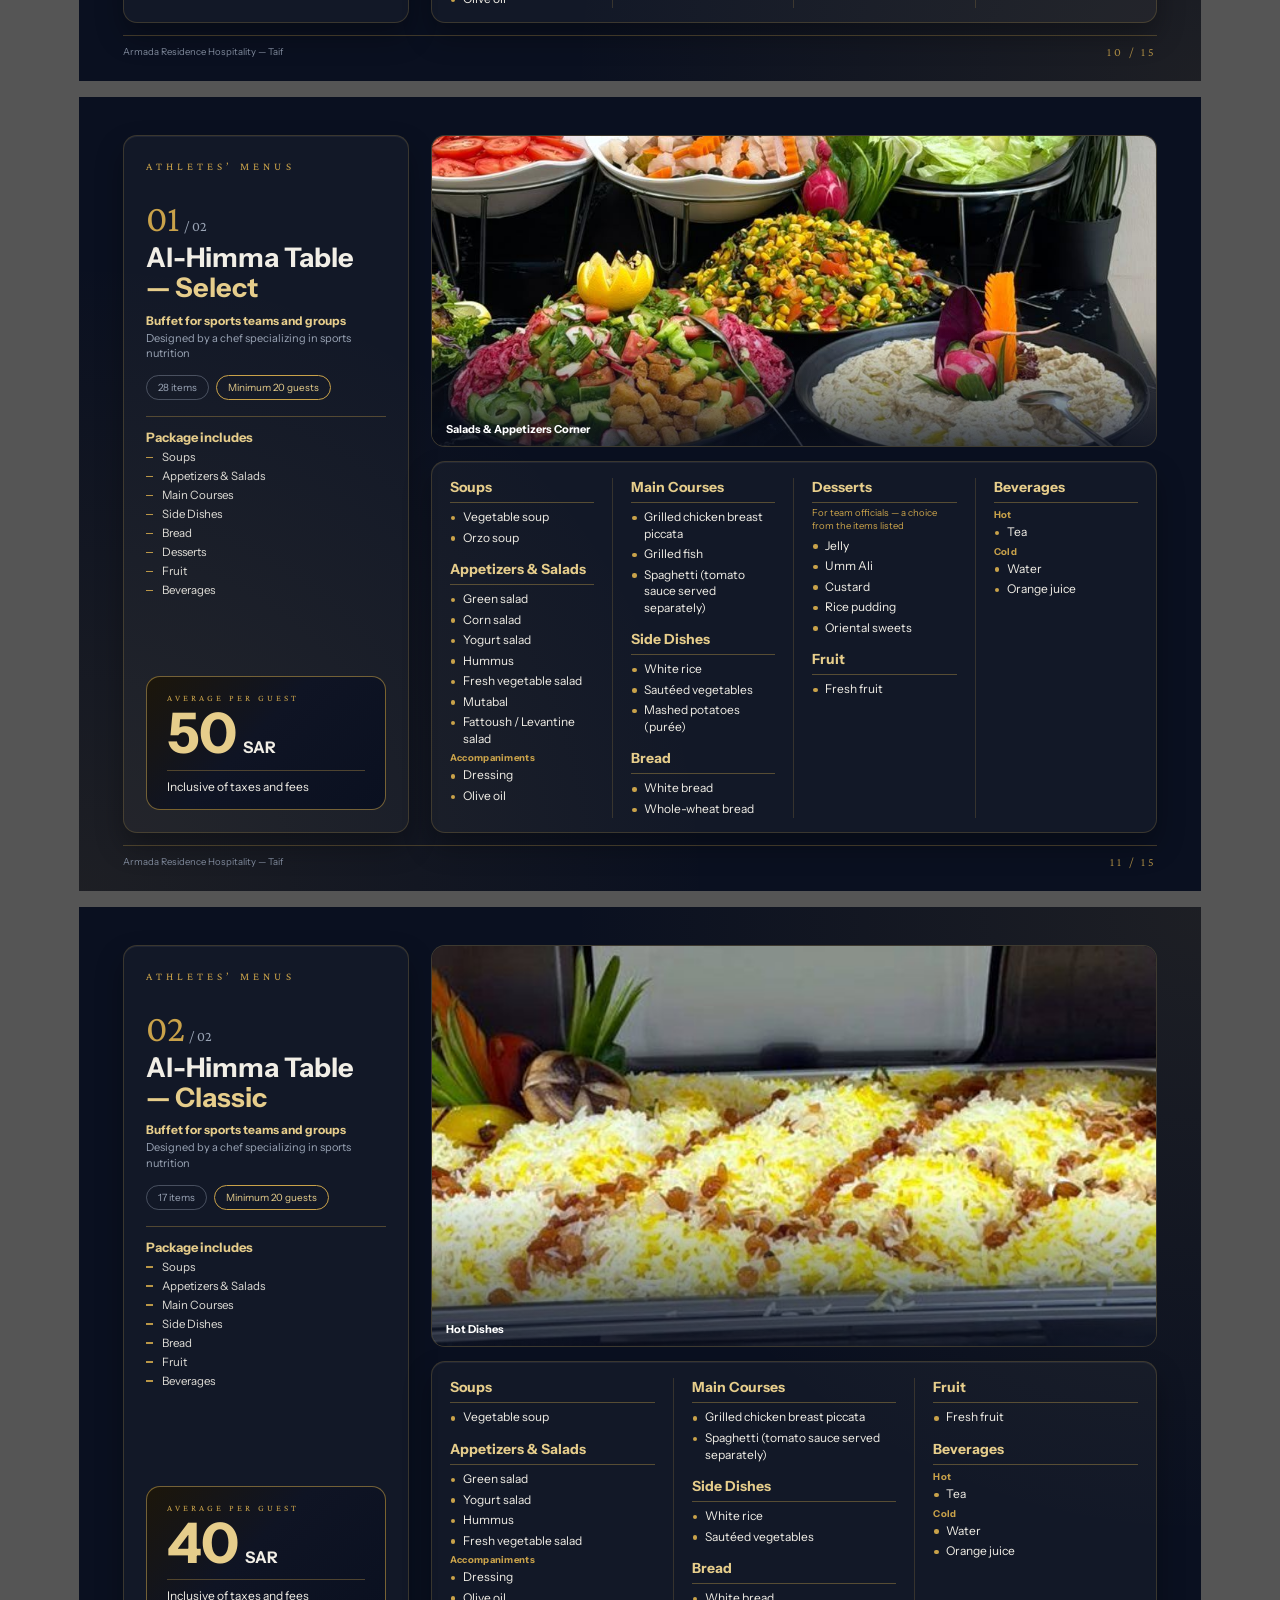
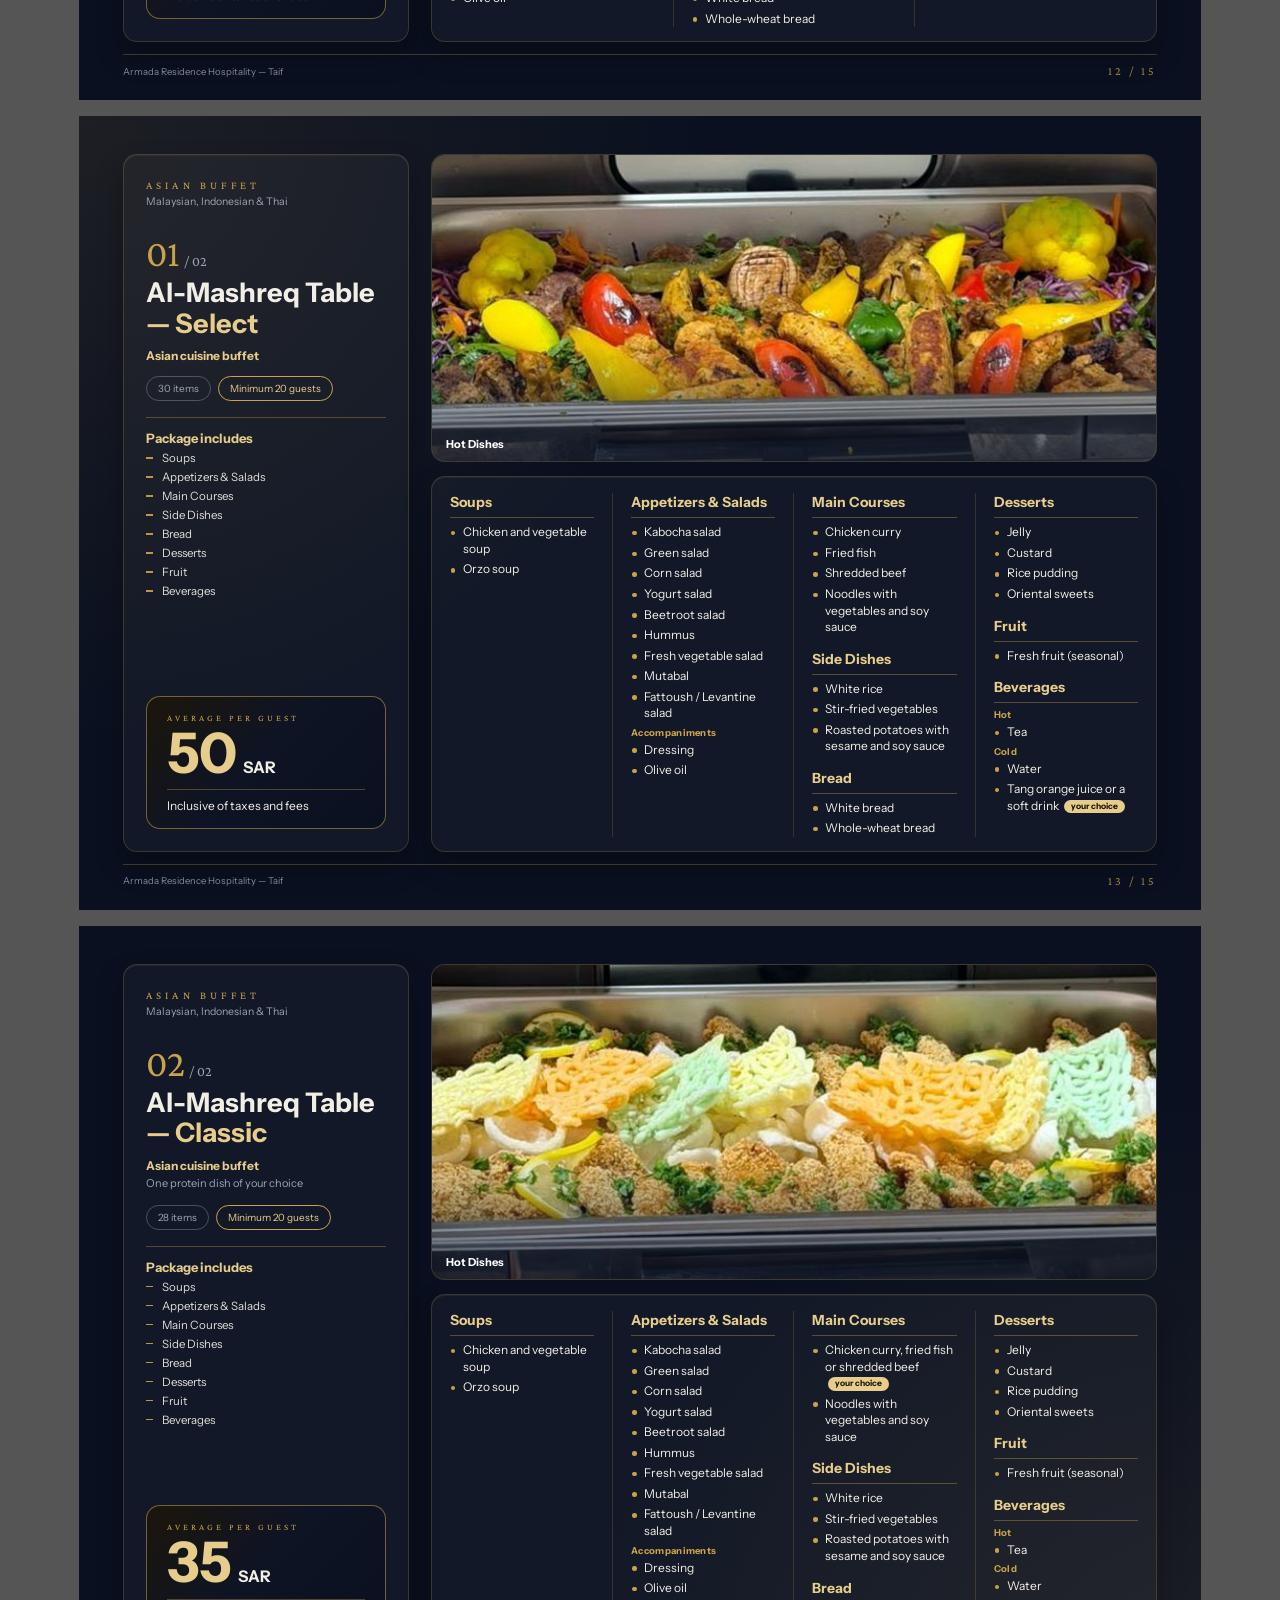
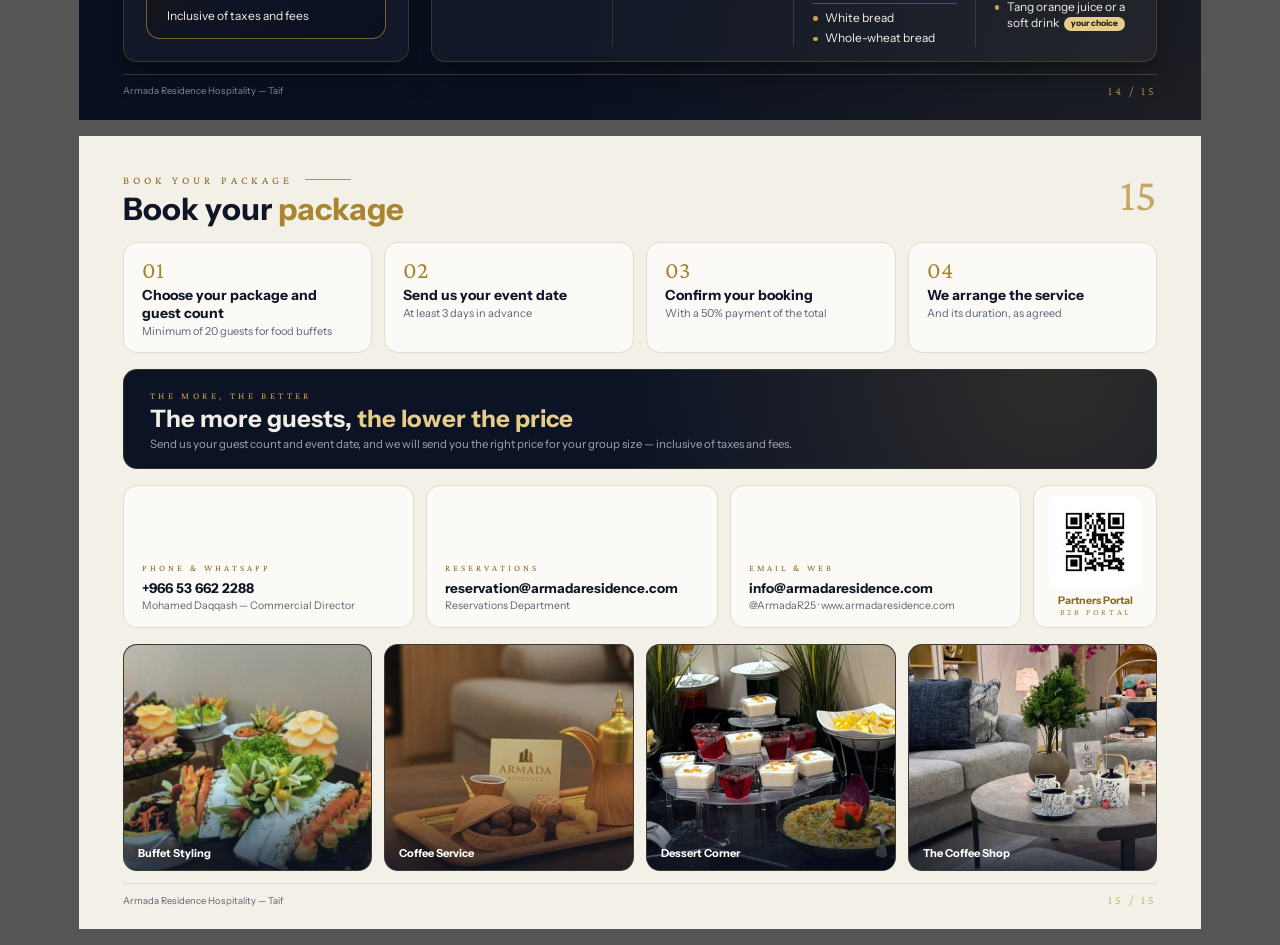
<file: tools/print-en.html>
<!DOCTYPE html>
<html lang="en" dir="ltr">
<head>
<meta charset="utf-8">
<title>Armada Residence Hospitality — Packages</title>
<meta name="viewport" content="width=1123">
<!--
  مصدر ملف الـPDF الإنجليزي. يقرأ البيانات من ../assets/js/packages-data.js
  لإعادة التوليد: افتح الملف في Google Chrome ← طباعة ← حفظ بصيغة PDF
  (الهوامش: بلا · رسومات الخلفية: مفعّلة).

  Source of the English PDF. Reads ../assets/js/packages-data.js.
  To regenerate: open in Google Chrome → Print → Save as PDF
  (Margins: None · Background graphics: on).
-->
<style>
@font-face { font-family: "Instrument Sans"; src: url("../assets/fonts/InstrumentSans-Regular.ttf"); font-weight: 400; }
@font-face { font-family: "Instrument Sans"; src: url("../assets/fonts/InstrumentSans-Bold.ttf"); font-weight: 700; }
@font-face { font-family: "Crimson Pro"; src: url("../assets/fonts/CrimsonPro-Regular.ttf"); font-weight: 400; }

@page { size: 297mm 210mm; margin: 0; }
:root {
  --bg: #0A1020; --bg2: #0E1628;
  --gold: #C9A24A; --gold2: #E6CD8B;
  --txt: #F1EEE6; --mut: #9AA4B5; --foot: #7E889A;
  --por: #F3F0E8; --por-card: #FBFAF6; --por-line: #E1DCCF; --por-txt: #0E1526; --por-mut: #5C6575;
  --sans: "Instrument Sans", "Helvetica Neue", Arial, sans-serif;
  --serif: "Crimson Pro", Georgia, serif;
  --k: 1; /* menu scale, set by the fit script */
}
* { box-sizing: border-box; margin: 0; padding: 0; }
html, body { background: #555; }
body { font-family: var(--sans); color: var(--txt); -webkit-print-color-adjust: exact; print-color-adjust: exact; }
ul { list-style: none; }
img { display: block; }

.page {
  width: 297mm; height: 210mm; position: relative; overflow: hidden;
  background: var(--bg); padding: 38px 44px 58px;
  page-break-after: always; break-after: page;
  margin: 0 auto 16px;
}
@media print { html, body { background: none; } .page { margin: 0; } }
.page:last-child { page-break-after: auto; break-after: auto; }
.glow { position: absolute; inset: 0; pointer-events: none; }
.page > *:not(.glow) { position: relative; }
.page > .foot { position: absolute; }

/* footer */
.foot { left: 44px; right: 44px; bottom: 22px; display: flex; justify-content: space-between; align-items: center; border-top: 1px solid rgba(201,162,74,.28); padding-top: 9px; }
.foot .brand { font-size: 9.5px; color: var(--foot); }
.foot .num { font-family: var(--serif); font-size: 12px; letter-spacing: 3px; color: var(--gold); opacity: .8; }

/* shared */
.kicker { font-family: var(--serif); font-size: 11px; letter-spacing: 4.2px; text-transform: uppercase; color: var(--gold); font-weight: 400; }
.kick-row { display: flex; align-items: center; gap: 12px; }
.kick-row .hair { width: 46px; height: 1px; background: var(--gold); }
.glass { background: rgba(255,255,255,.035); border: 1px solid rgba(201,162,74,.22); border-radius: 14px; box-shadow: inset 0 1px 0 rgba(255,255,255,.06), 0 14px 28px rgba(0,0,0,.3); }
.hl { background: linear-gradient(150deg, rgba(201,162,74,.20), rgba(201,162,74,.07) 45%, rgba(201,162,74,0)); border-color: rgba(201,162,74,.55); }
.photo { position: relative; border-radius: 14px; overflow: hidden; border: 1px solid rgba(201,162,74,.25); background: var(--bg2); }
.photo img { width: 100%; height: 100%; object-fit: cover; }
.photo::after { content: ""; position: absolute; inset: 0; background: linear-gradient(to top, rgba(10,16,32,.78), rgba(10,16,32,0) 38%); }
.photo .cap { position: absolute; left: 14px; bottom: 10px; z-index: 1; font-size: 11px; font-weight: 700; color: #fff; }
.logo { height: 40px; width: auto; aspect-ratio: 420 / 94; align-self: flex-start; flex: none; object-fit: contain; }

/* ---------- cover ---------- */
.cover { display: flex; gap: 26px; }
.cover .left { flex: 1 1 0; display: flex; flex-direction: column; }
.cover .right { width: 545px; display: grid; grid-template-columns: 1.32fr 1fr; grid-template-rows: 1fr 1fr; gap: 12px; }
.cover .t-block { margin-top: auto; }
.cover h1 { font-size: 50px; line-height: 1.04; font-weight: 700; margin-top: 12px; letter-spacing: -.5px; }
.cover h1 .g { color: var(--gold2); display: block; }
.cover .tag { font-size: 21px; font-weight: 700; color: var(--gold2); margin-top: 14px; }
.cover .intro { font-size: 12.5px; line-height: 1.65; color: var(--mut); margin-top: 12px; max-width: 470px; }
.tiles { display: grid; grid-template-columns: 1fr 1fr; gap: 10px; margin-top: 24px; }
.tile { padding: 12px 16px 13px; }
.tile .kicker { font-size: 9.5px; letter-spacing: 3.4px; }
.tile .v { font-size: 25px; font-weight: 700; color: var(--gold2); line-height: 1.15; margin-top: 3px; }
.tile .l { font-size: 11px; color: var(--mut); margin-top: 2px; }

/* ---------- overview ---------- */
.ov { display: flex; gap: 22px; }
.ov .main { flex: 1 1 0; display: flex; flex-direction: column; min-width: 0; }
.ov .side { width: 356px; display: flex; flex-direction: column; gap: 12px; }
.ov .side .photo { flex: 1 1 0; }
.hdr-row { display: flex; justify-content: space-between; align-items: flex-start; }
.hdr-row .bignum { font-family: var(--serif); font-size: 30px; color: var(--gold); opacity: .8; line-height: 1; }
.sec-h { font-size: 29px; font-weight: 700; line-height: 1.1; margin-top: 6px; }
.sec-h .g { color: var(--gold2); }
.ov .lead { font-size: 11.5px; color: var(--mut); margin-top: 8px; }
.ov .lead b { color: var(--txt); font-weight: 700; }
.cats { display: grid; grid-template-columns: 1fr 1fr; gap: 10px; margin-top: 12px; }
.cat { padding: 12px 18px 8px; }
.cat-top { display: flex; justify-content: space-between; align-items: flex-start; border-bottom: 1px solid rgba(201,162,74,.55); padding-bottom: 8px; }
.cat-top h3 { font-size: 16px; font-weight: 700; line-height: 1.2; }
.cat-top .sub { font-size: 10px; color: var(--mut); margin-top: 2px; }
.cat-top .cnt { font-family: var(--serif); font-size: 15px; color: var(--gold); letter-spacing: 1px; }
.prow { display: flex; align-items: center; gap: 8px; padding: 5px 0; border-bottom: 1px dashed rgba(154,164,181,.18); }
.prow:last-child { border-bottom: 0; }
.prow .nm { font-size: 12.5px; font-weight: 700; line-height: 1.25; }
.prow .nm .g { color: var(--gold2); }
.prow .nm small { display: block; font-size: 9.5px; font-weight: 400; color: var(--mut); margin-top: 1px; }
.prow .ld { flex: 1; border-bottom: 1px dashed rgba(201,162,74,.45); height: 1px; align-self: center; }
.prow .pr { font-size: 18px; font-weight: 700; color: var(--gold2); white-space: nowrap; }
.prow .pr span { font-size: 10px; font-weight: 400; color: var(--mut); margin-left: 3px; }
.terms-h { display: flex; align-items: center; gap: 12px; margin-top: 12px; }
.terms { display: grid; grid-template-columns: repeat(4, 1fr); gap: 10px; margin-top: 9px; }
.term { padding: 9px 14px 10px; }
.term .kicker { font-size: 9px; letter-spacing: 3px; }
.term .v { font-size: 23px; font-weight: 700; color: var(--gold2); line-height: 1.2; margin-top: 2px; }
.term .v.word { font-size: 15.5px; padding: 3px 0 4px; }
.term .l { font-size: 10.5px; color: var(--mut); line-height: 1.35; }
.ov .note { font-size: 9.8px; color: var(--mut); line-height: 1.5; margin-top: 8px; }

/* ---------- package page ---------- */
.pk { display: flex; gap: 22px; height: 100%; }
.pk .rail { width: 286px; display: flex; flex-direction: column; padding: 24px 22px 22px; }
.pk .main { flex: 1 1 0; min-width: 0; display: flex; flex-direction: column; gap: 14px; }
.pk .main > .photo.top { flex: 1 1 0; min-height: 120px; }
.pk .main > .bottom { display: flex; gap: 14px; height: 196px; flex: none; }
.pk .main > .bottom .photo { flex: 1 1 0; }
.rail .cat-k { line-height: 1.2; }
.rail .cat-s { font-size: 10.5px; color: var(--mut); margin-top: 3px; }
.rail .no { margin-top: 26px; font-family: var(--serif); color: var(--gold); line-height: 1; }
.rail .no b { font-size: 38px; font-weight: 400; }
.rail .no span { font-size: 14px; color: var(--mut); margin-left: 4px; }
.rail h2 { font-size: 27px; line-height: 1.12; font-weight: 700; margin-top: 6px; }
.rail h2 .g { color: var(--gold2); display: block; }
.rail .sub { font-size: 12px; font-weight: 700; color: var(--gold2); margin-top: 9px; }
.rail .nt { font-size: 11px; color: var(--mut); margin-top: 3px; line-height: 1.45; }
.chips { display: flex; gap: 7px; margin-top: 13px; flex-wrap: wrap; }
.chip { font-size: 10px; padding: 5px 11px; border-radius: 999px; border: 1px solid rgba(154,164,181,.4); color: var(--mut); }
.chip.b { border-color: var(--gold); color: var(--gold2); }
.rail .rule { height: 1px; background: rgba(201,162,74,.35); margin: 16px 0 12px; }
.rail .inc-h { font-size: 13px; font-weight: 700; color: var(--gold2); }
.rail .inc li { font-size: 11.5px; color: var(--txt); opacity: .92; margin-top: 5px; display: flex; align-items: center; gap: 9px; }
.rail .inc li::before { content: ""; width: 7px; height: 1.5px; background: var(--gold); flex: none; }
.pricebox { margin-top: auto; padding: 16px 20px 15px; border-radius: 14px; border: 1px solid rgba(201,162,74,.55); background: linear-gradient(135deg, #1C160A, #0F1424 45%, #0A1020); }
.pricebox .kicker { font-size: 9px; letter-spacing: 3px; }
.pricebox .fig { display: flex; align-items: baseline; gap: 7px; margin-top: 4px; }
.pricebox .fig b { font-size: 56px; line-height: .95; font-weight: 700; color: var(--gold2); letter-spacing: -1px; }
.pricebox .fig span { font-size: 16px; font-weight: 700; }
.pricebox .l1 { font-size: 12px; margin-top: 9px; padding-top: 8px; border-top: 1px solid rgba(201,162,74,.35); color: var(--txt); }
.pricebox .l2 { font-size: 10.5px; color: var(--mut); margin-top: 1px; }

.menu { display: flex; padding: calc(16px * var(--k)) 0 calc(14px * var(--k)); flex: none; }
.menu .col { flex: 1 1 0; min-width: 0; padding: 0 calc(18px * var(--k)); border-left: 1px solid rgba(201,162,74,.2); }
.menu .col:first-child { border-left: 0; }
.msec + .msec { margin-top: calc(14px * var(--k)); }
.msec h4 { font-size: calc(14px * var(--k)); font-weight: 700; color: var(--gold2); padding-bottom: calc(6px * var(--k)); border-bottom: 1px solid rgba(201,162,74,.38); margin-bottom: calc(6px * var(--k)); }
.msec .mnote { font-size: calc(9.5px * var(--k)); color: var(--gold); margin: calc(-2px * var(--k)) 0 calc(5px * var(--k)); line-height: 1.35; }
.msec .grp { font-size: calc(9.5px * var(--k)); font-weight: 700; color: var(--gold); margin-top: calc(5px * var(--k)); letter-spacing: .3px; }
.msec li { position: relative; padding-left: 13px; font-size: calc(12px * var(--k)); line-height: 1.38; margin-top: calc(4px * var(--k)); }
.msec li::before { content: ""; position: absolute; left: 1px; top: .55em; width: 4.5px; height: 4.5px; border-radius: 50%; background: var(--gold); }
.msec .tag { display: inline-block; font-size: calc(8.5px * var(--k)); font-weight: 700; background: var(--gold2); color: #1C160A; border-radius: 999px; padding: 1px 7px; margin-left: 3px; vertical-align: 1px; white-space: nowrap; }

/* ---------- booking (porcelain) ---------- */
.page.light { background: var(--por); color: var(--por-txt); }
.light .foot { border-top-color: var(--por-line); }
.light .foot .brand { color: var(--por-mut); }
.light .kicker { color: #8C6A22; }
.light .kick-row .hair { background: #B8913A; }
.bk-h { display: flex; justify-content: space-between; align-items: flex-start; }
.bk-h .bignum { font-family: var(--serif); font-size: 46px; color: #B8913A; opacity: .75; line-height: .9; }
.bk-h h2 { font-size: 31px; font-weight: 700; margin-top: 6px; line-height: 1.1; }
.bk-h h2 .g { color: #A9852F; }
.lcard { background: var(--por-card); border: 1px solid var(--por-line); border-radius: 14px; }
.steps { display: grid; grid-template-columns: repeat(4, 1fr); gap: 12px; margin-top: 16px; }
.step { padding: 13px 18px 14px; }
.step .n { font-family: var(--serif); font-size: 24px; color: #A9852F; line-height: 1; }
.step h3 { font-size: 14px; font-weight: 700; margin-top: 4px; }
.step p { font-size: 11px; color: var(--por-mut); margin-top: 2px; }
.band { margin-top: 16px; background: #0C1325; border-radius: 14px; padding: 16px 26px 17px; color: var(--txt); border: 1px solid rgba(201,162,74,.2); position: relative; overflow: hidden; }
.band .kicker { color: var(--gold); font-size: 9.5px; letter-spacing: 3.4px; }
.band h3 { font-size: 24px; font-weight: 700; margin-top: 3px; }
.band h3 .g { color: var(--gold2); }
.band p { font-size: 11.5px; color: var(--mut); margin-top: 4px; }
.contacts { display: grid; grid-template-columns: 1fr 1fr 1fr 124px; gap: 12px; margin-top: 16px; }
.cc { padding: 14px 18px 15px; display: flex; flex-direction: column; justify-content: flex-end; min-height: 128px; }
.cc .kicker { font-size: 9px; letter-spacing: 3px; }
.cc .v { font-size: 13.5px; font-weight: 700; margin-top: 7px; }
.cc .s { font-size: 10.5px; color: var(--por-mut); margin-top: 3px; }
.qr { display: flex; flex-direction: column; align-items: center; justify-content: center; padding: 10px 8px; }
.qr .plate { background: #fff; padding: 7px; border-radius: 8px; }
.qr img { width: 78px; height: 78px; image-rendering: pixelated; }
.qr .q1 { font-size: 10.5px; font-weight: 700; margin-top: 6px; color: #8C6A22; }
.qr .q2 { font-family: var(--serif); font-size: 8.5px; letter-spacing: 2.6px; color: #A9852F; }
.strip { display: grid; grid-template-columns: repeat(4, 1fr); gap: 12px; margin-top: 16px; flex: 1 1 0; min-height: 0; }
.bk { display: flex; flex-direction: column; height: 100%; }
</style>
</head>
<body>
<div id="doc"></div>
<script src="../assets/js/packages-data.js"></script>
<script>
(function () {
  var D = window.ARMADA, TOTAL = 15, page = 0;
  function e(v) { return String(v).replace(/[&<>"]/g, function (c) { return { "&": "&amp;", "<": "&lt;", ">": "&gt;", '"': "&quot;" }[c]; }); }
  function en(o) { return o ? o.en : ""; }
  function pad(n) { return (n < 10 ? "0" : "") + n; }
  function photo(key, cls) { var p = D.photos[key]; return '<figure class="photo ' + (cls || "") + '"><img src="../' + e(p.src) + '" alt="' + e(en(p.caption)) + '"><span class="cap">' + e(en(p.caption)) + "</span></figure>"; }
  function foot() { page++; return '<div class="foot"><span class="brand">' + e(en(D.site.footer)) + '</span><span class="num">' + pad(page) + " / " + TOTAL + "</span></div>"; }
  function glow(x, y, a) { return '<div class="glow" style="background:radial-gradient(circle at ' + x + "% " + y + "%, rgba(201,162,74," + a + "), rgba(10,16,32,0) 46%)\"></div>"; }
  function nameHtml(p) { return p.nameParts ? e(p.nameParts.en[0]) + ' <span class="g">' + e(p.nameParts.en[1]) + "</span>" : e(en(p.name)); }
  function itemsLabel(n) { return n + " items"; }
  var logo = '<img class="logo" src="../assets/img/logo-armada-residence.png" alt="Armada Residence">';
  var pk = D.allPackages(), minPrice = Math.min.apply(null, pk.map(function (p) { return p.price; }));
  var html = "";

  /* 01 cover */
  var S = D.site;
  html += '<section class="page">' + glow(22, 40, .16) +
    '<div class="cover" style="height:100%">' +
      '<div class="left">' + logo +
        '<div class="t-block">' +
          '<div class="kick-row"><span class="kicker">Hospitality Packages</span><span class="hair"></span></div>' +
          '<h1>' + e(en(S.title1)) + '<span class="g">' + e(en(S.title2)) + "</span></h1>" +
          '<p class="tag">' + e(en(S.tagline)) + "</p>" +
          '<p class="intro">' + e(en(S.intro)) + "</p>" +
          '<div class="tiles">' +
            '<div class="tile glass"><p class="kicker">Packages</p><p class="v">' + pk.length + '</p><p class="l">Hospitality packages</p></div>' +
            '<div class="tile glass"><p class="kicker">Categories</p><p class="v">' + D.categories.length + '</p><p class="l">Service categories</p></div>' +
            '<div class="tile glass"><p class="kicker">From</p><p class="v">' + minPrice + '</p><p class="l">SAR average price per guest</p></div>' +
            '<div class="tile glass"><p class="kicker">Pricing</p><p class="v">Inclusive</p><p class="l">of taxes and fees</p></div>' +
          "</div>" +
        "</div>" +
      "</div>" +
      '<div class="right">' + photo(S.coverPhotos[0]) + photo(S.coverPhotos[1]) + photo(S.coverPhotos[2]) + photo(S.coverPhotos[3]) + "</div>" +
    "</div>" + foot() + "</section>";

  /* 02 overview */
  var cats = D.categories.map(function (c) {
    var rows = c.packages.map(function (p) {
      return '<div class="prow"><span class="nm">' + nameHtml(p) + (p.subtitle ? "<small>" + e(en(p.subtitle)) + "</small>" : "") + '</span><span class="ld"></span><span class="pr">' + p.price + "<span>SAR</span></span></div>";
    }).join("");
    return '<div class="cat glass"><div class="cat-top"><div><h3>' + e(en(c.name)) + "</h3>" + (c.subtitle ? '<p class="sub">' + e(en(c.subtitle)) + "</p>" : "") + '</div><span class="cnt">' + pad(c.packages.length) + "</span></div>" + rows + "</div>";
  }).join("");
  var terms = S.terms.map(function (t) {
    var word = /[a-z]/i.test(t.value.en);
    return '<div class="term glass' + (t.highlight ? " hl" : "") + '"><p class="kicker">' + e(t.kicker) + '</p><p class="v' + (word ? " word" : "") + '">' + e(t.value.en) + '</p><p class="l">' + e(t.label.en) + "</p></div>";
  }).join("");
  html += '<section class="page">' + glow(30, 10, .13) +
    '<div class="ov" style="height:100%"><div class="main">' +
      '<div class="hdr-row"><div>' + logo + '<div class="kick-row" style="margin-top:12px"><span class="kicker">At a Glance</span><span class="hair"></span></div>' +
      '<h2 class="sec-h">Packages <span class="g">&amp; Prices</span></h2></div><span class="bignum">02</span></div>' +
      '<p class="lead">All prices are in Saudi riyals — <b>average price per guest, inclusive of taxes and fees</b>. Each package is detailed on its own page.</p>' +
      '<div class="cats">' + cats + "</div>" +
      '<div class="terms-h"><span class="kicker">Booking Terms</span><span class="hair" style="width:46px;height:1px;background:var(--gold)"></span></div>' +
      '<div class="terms">' + terms + "</div>" +
      '<p class="note">' + e(en(S.termsNote)) + "</p>" +
    '</div><div class="side">' + S.overviewPhotos.map(function (k) { return photo(k); }).join("") + "</div></div>" + foot() + "</section>";

  /* 03–14 packages */
  var glows = [[0, 0], [100, 100], [0, 100], [100, 0]];
  D.categories.forEach(function (c) {
    c.packages.forEach(function (p, k) {
      var cols = (p.pdfColumns || [p.sections.map(function (s) { return s.key; })]).map(function (keys) {
        return '<div class="col">' + keys.map(function (key) {
          var s = p.sections.filter(function (x) { return x.key === key; })[0];
          return '<div class="msec"><h4>' + e(en(s.title)) + "</h4>" + (s.note ? '<p class="mnote">' + e(en(s.note)) + "</p>" : "") +
            s.groups.map(function (g) {
              return (g.label ? '<p class="grp">' + e(en(g.label)) + "</p>" : "") + "<ul>" + g.items.map(function (it) {
                return "<li>" + e(it.en) + (it.tag ? ' <span class="tag">' + e(it.tag.en) + "</span>" : "") + "</li>";
              }).join("") + "</ul>";
            }).join("") + "</div>";
        }).join("") + "</div>";
      }).join("");
      var g = glows[page % 4];
      html += '<section class="page">' + glow(g[0], g[1], .10) +
        '<div class="pk">' +
          '<aside class="rail glass">' +
            '<p class="kicker cat-k">' + e(c.kicker) + "</p>" + (c.subtitle ? '<p class="cat-s">' + e(en(c.subtitle)) + "</p>" : "") +
            '<p class="no"><b>' + pad(k + 1) + "</b><span>/ " + pad(c.packages.length) + "</span></p>" +
            "<h2>" + nameHtml(p) + "</h2>" +
            (p.subtitle ? '<p class="sub">' + e(en(p.subtitle)) + "</p>" : "") +
            (p.note ? '<p class="nt">' + e(en(p.note)) + "</p>" : "") +
            '<div class="chips"><span class="chip">' + itemsLabel(D.countItems(p)) + "</span>" + (p.minGuests ? '<span class="chip b">Minimum ' + p.minGuests + " guests</span>" : "") + "</div>" +
            '<div class="rule"></div><p class="inc-h">Package includes</p><ul class="inc">' + p.sections.map(function (s) { return "<li>" + e(en(s.title)) + "</li>"; }).join("") + "</ul>" +
            '<div class="pricebox"><p class="kicker">Average per guest</p><p class="fig"><b>' + p.price + '</b><span>SAR</span></p>' +
            '<p class="l1">Inclusive of taxes and fees</p></div>' +
          "</aside>" +
          '<div class="main">' + photo(p.photo, "top") +
            '<div class="menu glass">' + cols + "</div>" +
            (p.pdfExtraPhotos ? '<div class="bottom">' + p.pdfExtraPhotos.map(function (x) { return photo(x); }).join("") + "</div>" : "") +
          "</div>" +
        "</div>" + foot() + "</section>";
    });
  });

  /* 15 booking */
  var C = S.contact;
  html += '<section class="page light"><div class="bk">' +
    '<div class="bk-h"><div><div class="kick-row"><span class="kicker">Book Your Package</span><span class="hair"></span></div><h2>Book your <span class="g">package</span></h2></div><span class="bignum">15</span></div>' +
    '<div class="steps">' + S.steps.map(function (st, i) { return '<div class="step lcard"><p class="n">' + pad(i + 1) + "</p><h3>" + e(st.title.en) + "</h3><p>" + e(st.text.en) + "</p></div>"; }).join("") + "</div>" +
    '<div class="band">' + glow(90, 0, .18) + '<p class="kicker">' + e(S.moreBetter.kicker) + '</p><h3>' + e(S.moreBetter.title1.en) + ' <span class="g">' + e(S.moreBetter.title2.en) + "</span></h3><p>" + e(S.moreBetter.text.en) + "</p></div>" +
    '<div class="contacts">' +
      '<div class="cc lcard"><p class="kicker">Phone &amp; WhatsApp</p><p class="v">' + e(C.phone) + '</p><p class="s">' + e(C.person.en) + "</p></div>" +
      '<div class="cc lcard"><p class="kicker">Reservations</p><p class="v">' + e(C.reservations) + '</p><p class="s">' + e(C.reservationsLabel.en) + "</p></div>" +
      '<div class="cc lcard"><p class="kicker">Email &amp; Web</p><p class="v">' + e(C.info) + '</p><p class="s">' + e(C.handle) + " · " + e(C.website) + "</p></div>" +
      '<div class="qr lcard"><div class="plate"><img src="../' + e(C.qr) + '" alt="B2B portal QR code"></div><p class="q1">Partners Portal</p><p class="q2">B2B PORTAL</p></div>' +
    "</div>" +
    '<div class="strip">' + S.bookingPhotos.map(function (k) { return photo(k); }).join("") + "</div>" +
    "</div>" + foot() + "</section>";

  document.getElementById("doc").innerHTML = html;

  /* fit: shrink a package menu slightly if a page would overflow */
  function fit() {
    var report = [];
    document.querySelectorAll(".page").forEach(function (pg, idx) {
      var main = pg.querySelector(".pk .main");
      if (!main) return;
      var top = main.querySelector(".photo.top"), k = 1;
      function over() { return main.scrollHeight > main.clientHeight + 1 || (top && top.getBoundingClientRect().height < 150); }
      while (over() && k > 0.82) { k = Math.round((k - 0.02) * 100) / 100; pg.style.setProperty("--k", k); }
      report.push({ page: idx + 1, k: k, photo: top ? Math.round(top.getBoundingClientRect().height) : null, overflow: main.scrollHeight - main.clientHeight });
    });
    // every page: content must end above the footer rule
    document.querySelectorAll(".page").forEach(function (pg, idx) {
      var footTop = pg.querySelector(".foot").getBoundingClientRect().top, lowest = 0;
      pg.querySelectorAll("*").forEach(function (el) {
        if (el.children.length || el.closest(".foot") || el.classList.contains("glow")) return;
        var r = el.getBoundingClientRect(); if (r.height > 0 && r.bottom > lowest) lowest = r.bottom;
      });
      report.push({ page: idx + 1, clearance: Math.round(footTop - lowest) });
    });
    window.__fitReport = report;
  }
  var imgs = Array.prototype.slice.call(document.images);
  Promise.all(imgs.map(function (im) { return im.complete ? 1 : new Promise(function (r) { im.onload = im.onerror = r; }); }))
    .then(function () { return document.fonts ? document.fonts.ready : 1; })
    .then(function () { fit(); window.__ready = true; });
})();
</script>
</body>
</html>
</file>
<file: assets/css/site.css>
/* =====================================================================
   Armada Residence — Hospitality packages
   Brand palette: Midnight #142A3B · Bronze #A97C50 · Warm Porcelain #F3EFE7 · White
   Arabic: IBM Plex Sans Arabic · English: Manrope
   ===================================================================== */

/* خط احتياطي محلي للإنجليزية إذا تعذّر تحميل Manrope / local English fallback */
@font-face { font-family: "Instrument Sans"; src: url("../fonts/InstrumentSans-Regular.ttf") format("truetype"); font-weight: 400 500; font-display: swap; }
@font-face { font-family: "Instrument Sans"; src: url("../fonts/InstrumentSans-Bold.ttf") format("truetype"); font-weight: 600 800; font-display: swap; }

:root {
  --midnight: #142A3B;
  --midnight-2: #0F2232;
  --midnight-3: #1C3649;
  --bronze: #A97C50;
  --bronze-lt: #CDAA80;     /* bronze for small text on midnight (AA) */
  --bronze-ink: #86603B;    /* bronze for small text on light (AA) */
  --bronze-wash: #EFE4D6;
  --porcelain: #F3EFE7;
  --white: #FFFFFF;
  --ink: #142A3B;
  --muted: #56636E;
  --muted-dk: #AEBBC6;
  --line: #E2DACC;
  --line-dk: rgba(169, 124, 80, .34);

  --f-ar: "IBM Plex Sans Arabic", "Segoe UI", Tahoma, "Geeza Pro", "Noto Sans Arabic", sans-serif;
  --f-en: "Manrope", "Instrument Sans", "Segoe UI", system-ui, -apple-system, sans-serif;
  --f-num: "Manrope", "Instrument Sans", "Segoe UI", system-ui, sans-serif;

  --hdr-h: 60px;
  --nav-h: 52px;
  --gutter: 20px;
  --radius: 18px;
}
@media (min-width: 860px) { :root { --hdr-h: 72px; --nav-h: 56px; --gutter: 32px; } }

/* ---------- base ---------- */
*, *::before, *::after { box-sizing: border-box; }
html { -webkit-text-size-adjust: 100%; scroll-padding-top: calc(var(--hdr-h) + var(--nav-h) + env(safe-area-inset-top, 0px) + 8px); }
@media (prefers-reduced-motion: no-preference) { html { scroll-behavior: smooth; } }
body {
  margin: 0;
  background: var(--porcelain);
  color: var(--ink);
  font-family: var(--f-ar);
  font-size: 17px;
  line-height: 1.75;
  -webkit-font-smoothing: antialiased;
  text-rendering: optimizeLegibility;
}
html[lang="en"] body { font-family: var(--f-en); font-size: 16px; line-height: 1.6; }
img { max-width: 100%; display: block; }
a { color: inherit; }
h1, h2, h3, h4, p, ul, ol, figure { margin: 0; }
ul, ol { padding: 0; list-style: none; }
.wrap { width: 100%; max-width: 1200px; margin-inline: auto; padding-inline: var(--gutter); }
.ltr { direction: ltr; unicode-bidi: isolate; display: inline-block; }
.ico { width: 1.15em; height: 1.15em; flex: none; fill: none; stroke: currentColor; stroke-width: 1.7; stroke-linecap: round; stroke-linejoin: round; }
:focus-visible { outline: 2px solid var(--bronze); outline-offset: 3px; border-radius: 6px; }

.skip { position: absolute; inset-inline-start: 12px; top: -60px; z-index: 100; background: var(--white); color: var(--ink); padding: 8px 14px; border-radius: 8px; font-weight: 700; }
.skip:focus { top: 12px; }

/* ---------- header ---------- */
.site-header {
  position: sticky; top: 0; z-index: 50;
  background: var(--midnight);
  padding-top: env(safe-area-inset-top, 0px);
  border-bottom: 1px solid rgba(169, 124, 80, .22);
}
.hdr { height: var(--hdr-h); display: flex; align-items: center; justify-content: space-between; gap: 12px; }
.brand { display: block; flex: none; }
.brand img { height: 32px; width: auto; }
@media (min-width: 400px) { .brand img { height: 36px; } }
@media (min-width: 860px) { .brand img { height: 42px; } }
.hdr-actions { display: flex; align-items: center; gap: 18px; }

.lang { display: flex; align-items: center; gap: 4px; color: var(--muted-dk); font-size: 15px; line-height: 1; }
.lang .globe { width: 18px; height: 18px; color: var(--bronze-lt); margin-inline-end: 4px; }
.lang-btn {
  appearance: none; background: none; border: 0; cursor: pointer;
  color: var(--muted-dk); padding: 8px 4px; font: inherit; font-weight: 500;
  border-bottom: 2px solid transparent; border-radius: 0;
}
.lang-btn[lang="ar"] { font-family: var(--f-ar); }
.lang-btn[lang="en"] { font-family: var(--f-en); }
.lang-btn:hover { color: var(--white); }
.lang-btn[aria-pressed="true"] { color: var(--white); font-weight: 700; border-bottom-color: var(--bronze); }
.lang-sep { color: rgba(174, 187, 198, .5); padding-inline: 2px; }

/* ---------- download button ---------- */
.btn-pdf {
  display: inline-flex; align-items: center; gap: 10px;
  background: var(--bronze); color: #0E1F2C;
  font-weight: 700; text-decoration: none; line-height: 1.2;
  padding: 12px 18px; border-radius: 10px;
  transition: background-color .15s ease;
}
.btn-pdf:hover { background: #B88B5E; }
.btn-pdf .ico { width: 20px; height: 20px; stroke-width: 2; }
.btn-pdf--lg { font-size: 1.05em; padding: 15px 24px; }
.btn-pdf--hdr { display: none; background: transparent; color: var(--bronze-lt); border: 1px solid var(--line-dk); padding: 9px 14px; font-size: 14px; }
.btn-pdf--hdr:hover { background: rgba(169, 124, 80, .14); }
@media (min-width: 860px) { .btn-pdf--hdr { display: inline-flex; } }
/* أصغر الهواتف / smallest phones */
@media (max-width: 359px) {
  :root { --gutter: 16px; }
  .hdr { gap: 8px; }
  .brand img { height: 28px; }
  .lang { font-size: 14px; gap: 2px; }
  .lang .globe { width: 16px; height: 16px; margin-inline-end: 2px; }
  .lang-btn { padding-inline: 3px; }
}

/* ---------- category nav ---------- */
.catnav {
  position: sticky; top: calc(var(--hdr-h) + env(safe-area-inset-top, 0px)); z-index: 40;
  background: rgba(243, 239, 231, .94);
  -webkit-backdrop-filter: saturate(1.4) blur(10px); backdrop-filter: saturate(1.4) blur(10px);
  border-bottom: 1px solid var(--line);
}
.catnav .wrap { padding-inline: 0; }
.catnav-list {
  display: flex; gap: 6px; height: var(--nav-h); align-items: center;
  overflow-x: auto; scrollbar-width: none; padding-inline: var(--gutter);
  scroll-padding-inline: var(--gutter);
}
.catnav-list::-webkit-scrollbar { display: none; }
.catnav-list a {
  display: block; white-space: nowrap; text-decoration: none;
  font-size: 14.5px; font-weight: 600; color: var(--muted);
  padding: 7px 14px; border-radius: 999px; border: 1px solid transparent;
}
.catnav-list a:hover { color: var(--ink); border-color: var(--line); }
.catnav-list a[aria-current="true"] { background: var(--midnight); color: var(--white); }

/* ---------- hero ---------- */
.hero {
  position: relative; overflow: hidden;
  background: var(--midnight);
  color: var(--white);
  padding-block: 36px 44px;
}
.hero::before {
  content: ""; position: absolute; inset: 0; pointer-events: none;
  background: radial-gradient(circle at 85% 0%, rgba(169, 124, 80, .22), rgba(20, 42, 59, 0) 46%);
}
html[dir="ltr"] .hero::before { background: radial-gradient(circle at 15% 0%, rgba(169, 124, 80, .22), rgba(20, 42, 59, 0) 46%); }
.hero-grid { position: relative; display: grid; gap: 32px; }
.hero-title { font-size: clamp(2.3rem, 9vw, 4.3rem); line-height: 1.08; font-weight: 700; letter-spacing: -.01em; }
.hero-title span { display: block; }
.hero-title .ht-2 { color: var(--bronze-lt); }
.hero-tagline { margin-top: 14px; font-size: clamp(1.15rem, 3.6vw, 1.45rem); font-weight: 600; color: var(--bronze-lt); }
.hero-intro { margin-top: 12px; max-width: 34em; color: var(--muted-dk); }
.hero-cta { margin-top: 24px; }

.facts { margin-top: 30px; display: grid; grid-template-columns: 1fr 1fr; gap: 18px 20px; }
.facts li { border-top: 1px solid var(--line-dk); padding-top: 10px; display: flex; flex-direction: column; gap: 2px; }
.fact-num { font-family: var(--f-num); font-weight: 800; font-size: 1.85rem; line-height: 1.15; color: var(--white); }
.fact-num small { font-size: .55em; font-weight: 600; color: var(--bronze-lt); }
html[lang="ar"] .fact-num small, html[lang="ar"] .fact-word { font-family: var(--f-ar); }
.fact-word { font-size: 1.45rem; padding-block: .1em; }
.fact-lbl { font-size: .86rem; color: var(--muted-dk); line-height: 1.4; }

.mosaic { display: grid; grid-template-columns: 1fr 1fr; gap: 10px; }
.mosaic-item { position: relative; border-radius: 14px; overflow: hidden; aspect-ratio: 4 / 3; background: var(--midnight-3); border: 1px solid rgba(169, 124, 80, .3); }
.mosaic-item img { width: 100%; height: 100%; object-fit: cover; }
.mosaic-item figcaption, .pkg-photo figcaption {
  position: absolute; inset-inline: 0; bottom: 0;
  padding: 26px 12px 9px; font-size: 13px; font-weight: 600; color: var(--white); line-height: 1.3;
  background: linear-gradient(to top, rgba(12, 26, 37, .85), rgba(12, 26, 37, 0));
}
@media (min-width: 960px) {
  .hero { padding-block: 64px 72px; }
  .hero-grid { grid-template-columns: 1.05fr 1fr; align-items: center; gap: 56px; }
  .facts { grid-template-columns: repeat(4, 1fr); }
  .mosaic { gap: 14px; padding-bottom: 44px; }
  .mosaic-item { aspect-ratio: 1 / 1; }
  .mosaic-item:nth-child(2n) { transform: translateY(44px); }
}

/* ---------- section titles ---------- */
.sec-title { font-size: clamp(1.7rem, 5.4vw, 2.35rem); line-height: 1.2; font-weight: 700; }
.sec-title--sm { font-size: clamp(1.35rem, 4vw, 1.7rem); margin-top: 48px; }
.sec-lead { margin-top: 8px; color: var(--muted); max-width: 46em; }

/* ---------- price index ---------- */
.prices { padding-block: 44px 20px; }
.pgroups { margin-top: 24px; display: grid; gap: 16px; }
@media (min-width: 860px) { .prices { padding-block: 64px 28px; } .pgroups { grid-template-columns: 1fr 1fr; gap: 20px; } }
.pgroup { background: var(--white); border: 1px solid var(--line); border-radius: 16px; padding: 18px 20px 10px; }
.pgroup-head { display: flex; align-items: baseline; justify-content: space-between; gap: 12px; padding-bottom: 10px; border-bottom: 1px solid var(--bronze); }
.pgroup-head h3 { font-size: 1.2rem; line-height: 1.3; font-weight: 700; }
.pgroup-head h3 a { text-decoration: none; }
.pgroup-head h3 a:hover { color: var(--bronze-ink); }
.pgroup-count { font-size: .82rem; font-weight: 600; color: var(--bronze-ink); white-space: nowrap; }
.pgroup-sub { font-size: .85rem; color: var(--muted); margin-top: 6px; }
.prows li + li { border-top: 1px dashed var(--line); }
.prow { display: flex; align-items: center; gap: 10px; padding: 12px 0; text-decoration: none; }
.prow-name { font-weight: 600; line-height: 1.35; }
.prow-name small { display: block; font-weight: 400; font-size: .8rem; color: var(--muted); margin-top: 2px; }
.prow-lead { flex: 1; min-width: 16px; border-bottom: 1px dotted #C2B39C; transform: translateY(-.25em); align-self: center; }
.prow-price { white-space: nowrap; font-size: .85rem; color: var(--muted); }
.prow-price b { font-family: var(--f-num); font-weight: 800; font-size: 1.35rem; color: var(--ink); }
.prow:hover .prow-name { color: var(--bronze-ink); }

/* ---------- terms ---------- */
.terms { margin-top: 34px; }
.terms-title { font-size: 1.15rem; font-weight: 700; }
.terms-list { margin-top: 12px; display: grid; grid-template-columns: 1fr 1fr; gap: 10px; }
@media (min-width: 860px) { .terms-list { grid-template-columns: repeat(4, 1fr); gap: 14px; } }
.term { background: var(--white); border: 1px solid var(--line); border-radius: 12px; padding: 14px 16px; display: flex; flex-direction: column; gap: 2px; }
.term-val { font-family: var(--f-num); font-weight: 800; font-size: 1.75rem; line-height: 1.2; }
.term-lbl { font-size: .86rem; color: var(--muted); line-height: 1.45; }
.term--hl { background: var(--midnight); border-color: var(--midnight); }
.term--hl .term-val { color: var(--bronze-lt); font-size: 1.2rem; padding-top: .3em; }
html[lang="ar"] .term--hl .term-val { font-family: var(--f-ar); font-weight: 700; }
.term--hl .term-lbl { color: var(--white); font-size: 1rem; font-weight: 600; }
.terms-note { margin-top: 14px; font-size: .88rem; color: var(--muted); max-width: 70em; }

/* ---------- categories ---------- */
.cat { padding-block: 40px 12px; }
@media (min-width: 860px) { .cat { padding-block: 64px 16px; } }
.cat-head { padding-bottom: 18px; margin-bottom: 22px; border-bottom: 1px solid var(--line); }
.cat-title { font-size: clamp(1.75rem, 5.6vw, 2.5rem); line-height: 1.2; font-weight: 700; }
.cat-meta { margin-top: 8px; display: flex; flex-wrap: wrap; gap: 6px 16px; font-size: .92rem; color: var(--muted); }
.cat-meta span { position: relative; }
.cat-meta span:first-child { color: var(--bronze-ink); font-weight: 700; }
.cat-meta span + span::before { content: ""; position: absolute; inset-inline-start: -9px; top: 50%; width: 3px; height: 3px; border-radius: 50%; background: var(--bronze); }

/* ---------- package card ---------- */
.pkg {
  display: grid; margin-bottom: 26px;
  background: var(--white); border-radius: var(--radius); overflow: clip;
  box-shadow: 0 1px 0 var(--line), 0 22px 44px -30px rgba(20, 42, 59, .45);
}
@supports not (overflow: clip) { .pkg { overflow: hidden; } .pkg .rail-in { position: relative !important; top: 0 !important; } }
.pkg-rail { background: var(--midnight); color: var(--white); position: relative; }
.pkg-rail::before { content: ""; position: absolute; inset: 0; pointer-events: none; background: radial-gradient(circle at 100% 0%, rgba(169, 124, 80, .16), rgba(20, 42, 59, 0) 55%); }
html[dir="rtl"] .pkg-rail::before { background: radial-gradient(circle at 0% 0%, rgba(169, 124, 80, .16), rgba(20, 42, 59, 0) 55%); }
.rail-in { position: relative; padding: 22px 20px 24px; }
.pkg-idx { font-family: var(--f-num); font-weight: 600; font-size: .82rem; letter-spacing: .12em; color: var(--bronze-lt); direction: ltr; text-align: start; }
html[dir="rtl"] .pkg-idx { text-align: right; }
.pkg-name { margin-top: 6px; font-size: clamp(1.5rem, 6vw, 1.85rem); line-height: 1.2; font-weight: 700; }
.pkg-name .pn-1, .pkg-name .pn-2 { display: block; }
.pkg-name .pn-2 { color: var(--bronze-lt); }
.pkg-sub { margin-top: 8px; font-weight: 600; color: var(--bronze-lt); font-size: .95rem; line-height: 1.45; }
.pkg-note { margin-top: 2px; color: var(--muted-dk); font-size: .88rem; line-height: 1.5; }
.chips { margin-top: 14px; display: flex; flex-wrap: wrap; gap: 8px; }
.chip { font-size: .8rem; line-height: 1; padding: 7px 11px; border-radius: 999px; border: 1px solid rgba(174, 187, 198, .35); color: var(--muted-dk); }
.chip--b { border-color: var(--bronze); color: var(--bronze-lt); }

.price { margin-top: 18px; padding-top: 16px; border-top: 1px solid var(--line-dk); display: grid; grid-template-columns: auto 1fr; column-gap: 16px; align-items: center; }
.price-fig { grid-row: span 2; line-height: 1; white-space: nowrap; }
.price-num { font-family: var(--f-num); font-weight: 800; font-size: 3.1rem; color: var(--bronze-lt); letter-spacing: -.02em; }
.price-cur { font-size: 1rem; font-weight: 600; color: var(--white); }
.price-lbl { font-size: .95rem; font-weight: 600; line-height: 1.35; }
.price-inc { font-size: .8rem; color: var(--muted-dk); line-height: 1.4; }

.incl { margin-top: 18px; }
.incl h4 { font-size: .85rem; font-weight: 700; color: var(--bronze-lt); }
.incl ul { margin-top: 6px; display: flex; flex-wrap: wrap; gap: 4px 14px; font-size: .84rem; color: var(--muted-dk); line-height: 1.5; }
.incl li { position: relative; padding-inline-start: 12px; }
.incl li::before { content: ""; position: absolute; inset-inline-start: 0; top: .72em; width: 6px; height: 1.5px; background: var(--bronze); }

.pkg-body { min-width: 0; }
.pkg-photo { position: relative; aspect-ratio: 16 / 9; background: var(--midnight-3); }
.pkg-photo img { width: 100%; height: 100%; object-fit: cover; }
.menu { padding: 20px 20px 6px; columns: 2 8.4rem; column-gap: 20px; }
.msec { break-inside: avoid; margin-bottom: 20px; }
.msec h4 { font-size: 1rem; line-height: 1.35; font-weight: 700; padding-bottom: 6px; margin-bottom: 8px; border-bottom: 1px solid rgba(169, 124, 80, .45); }
.msec-note { font-size: .78rem; color: var(--bronze-ink); line-height: 1.45; margin-bottom: 6px; }
.grp { font-size: .78rem; font-weight: 700; color: var(--bronze-ink); margin-top: 6px; line-height: 1.4; }
.items li { position: relative; padding-inline-start: 14px; font-size: .94rem; line-height: 1.5; padding-block: 3px; }
.items li::before { content: ""; position: absolute; inset-inline-start: 1px; top: .82em; width: 5px; height: 5px; background: var(--bronze); transform: rotate(45deg); }
.tag { display: inline-block; font-size: .7rem; font-weight: 700; line-height: 1.3; padding: 2px 8px; border-radius: 999px; background: var(--bronze-wash); color: #5B3F24; vertical-align: .1em; white-space: nowrap; }

@media (min-width: 860px) {
  .pkg { grid-template-columns: 300px minmax(0, 1fr); margin-bottom: 32px; }
  .rail-in { position: sticky; top: calc(var(--hdr-h) + var(--nav-h) + 18px); padding: 30px 28px 32px; }
  .pkg-photo { aspect-ratio: 21 / 8; }
  .menu { padding: 28px 30px 10px; columns: 3 13rem; column-gap: 30px; column-rule: 1px solid var(--line); }
  .incl ul { flex-direction: column; gap: 3px; }
  .price { grid-template-columns: 1fr; row-gap: 4px; }
  .price-fig { grid-row: auto; margin-bottom: 4px; }
  .price-num { font-size: 3.6rem; }
}
@media (min-width: 1100px) { .menu { columns: 4 12rem; } }

/* ---------- booking ---------- */
.book { padding-block: 48px 56px; background: var(--white); border-top: 1px solid var(--line); margin-top: 28px; }
@media (min-width: 860px) { .book { padding-block: 72px 80px; } }
.steps { margin-top: 22px; display: grid; gap: 12px; counter-reset: none; }
@media (min-width: 720px) { .steps { grid-template-columns: repeat(2, 1fr); } }
@media (min-width: 1000px) { .steps { grid-template-columns: repeat(4, 1fr); gap: 16px; } }
.step { border: 1px solid var(--line); border-radius: 14px; padding: 16px 18px; background: var(--porcelain); }
.step-num { font-family: var(--f-num); font-weight: 800; font-size: 1.05rem; color: var(--bronze-ink); letter-spacing: .06em; }
.step-title { margin-top: 4px; font-size: 1.05rem; line-height: 1.35; font-weight: 700; }
.step-text { margin-top: 2px; font-size: .9rem; color: var(--muted); }

.more {
  margin-top: 22px; position: relative; overflow: hidden;
  background: var(--midnight); color: var(--white); border-radius: 18px; padding: 26px 24px;
}
.more::before { content: ""; position: absolute; inset: 0; pointer-events: none; background: radial-gradient(circle at 90% 0%, rgba(169, 124, 80, .25), rgba(20, 42, 59, 0) 50%); }
html[dir="ltr"] .more::before { background: radial-gradient(circle at 10% 0%, rgba(169, 124, 80, .25), rgba(20, 42, 59, 0) 50%); }
.more-title { position: relative; font-size: clamp(1.45rem, 5vw, 2.1rem); line-height: 1.25; font-weight: 700; }
.more-2 { color: var(--bronze-lt); }
.more-text { position: relative; margin-top: 8px; color: var(--muted-dk); max-width: 46em; }

.contacts { margin-top: 18px; display: grid; gap: 12px; }
@media (min-width: 720px) { .contacts { grid-template-columns: repeat(2, 1fr); } }
@media (min-width: 1100px) { .contacts { grid-template-columns: 1fr 1.3fr 1.3fr 1fr; } .ccard-v .ltr { font-size: .94rem; overflow-wrap: normal; } }
.ccard { border: 1px solid var(--line); border-radius: 14px; padding: 16px 18px; display: flex; flex-direction: column; gap: 3px; background: var(--porcelain); }
.ccard-k { font-size: .8rem; font-weight: 700; color: var(--bronze-ink); }
.ccard-v { font-weight: 700; font-size: 1.02rem; line-height: 1.4; overflow-wrap: anywhere; }
.ccard-v .ltr { max-width: 100%; overflow-wrap: anywhere; }
.ccard-v a { text-decoration: none; }
.ccard-v a:hover { color: var(--bronze-ink); }
.ccard-s { font-size: .86rem; color: var(--muted); line-height: 1.5; }
.ccard-s a { text-decoration: none; }
.ccard-actions { margin-top: auto; padding-top: 10px; display: flex; flex-wrap: wrap; gap: 8px; }
.cbtn {
  display: inline-flex; align-items: center; gap: 7px; text-decoration: none;
  font-size: .86rem; font-weight: 700; padding: 8px 13px; border-radius: 9px;
  background: var(--white); border: 1px solid var(--line); color: var(--ink);
}
.cbtn:hover { border-color: var(--bronze); color: var(--bronze-ink); }
.ccard--b2b { background: var(--midnight); border-color: var(--midnight); color: var(--white); }
.ccard--b2b .ccard-k { color: var(--bronze-lt); letter-spacing: .1em; font-family: var(--f-num); }
.ccard--b2b .ccard-s { color: var(--muted-dk); }
.ccard--b2b .cbtn { background: transparent; color: var(--bronze-lt); border-color: var(--line-dk); }
.ccard--b2b .cbtn:hover { background: rgba(169, 124, 80, .14); }

.end-cta {
  margin-top: 40px; padding-top: 28px; border-top: 1px solid var(--line);
  display: flex; flex-wrap: wrap; align-items: center; justify-content: space-between; gap: 14px 24px;
}
.end-cta p { font-size: 1.15rem; font-weight: 700; }

/* ---------- footer ---------- */
.site-footer { background: var(--midnight-2); color: var(--muted-dk); padding-bottom: env(safe-area-inset-bottom, 0px); }
.ftr { display: flex; flex-wrap: wrap; align-items: center; justify-content: space-between; gap: 10px 20px; padding-block: 22px; font-size: .88rem; }
.ftr-top { color: var(--bronze-lt); text-decoration: none; font-weight: 600; }
.ftr-top:hover { text-decoration: underline; }

.to-top {
  position: fixed; z-index: 45; inset-inline-end: 16px; bottom: calc(16px + env(safe-area-inset-bottom, 0px));
  width: 46px; height: 46px; border-radius: 50%; display: grid; place-items: center;
  background: var(--midnight); color: var(--bronze-lt); border: 1px solid var(--line-dk);
  box-shadow: 0 10px 24px -10px rgba(20, 42, 59, .6);
}
.to-top[hidden] { display: none; }
.to-top .ico { width: 20px; height: 20px; }

.noscript { padding-block: 40px; }
.noscript p + p { margin-top: 10px; }

@media (prefers-reduced-motion: reduce) { * { transition: none !important; scroll-behavior: auto !important; } }
@media print { .site-header, .catnav, .to-top { display: none; } }
</file>
